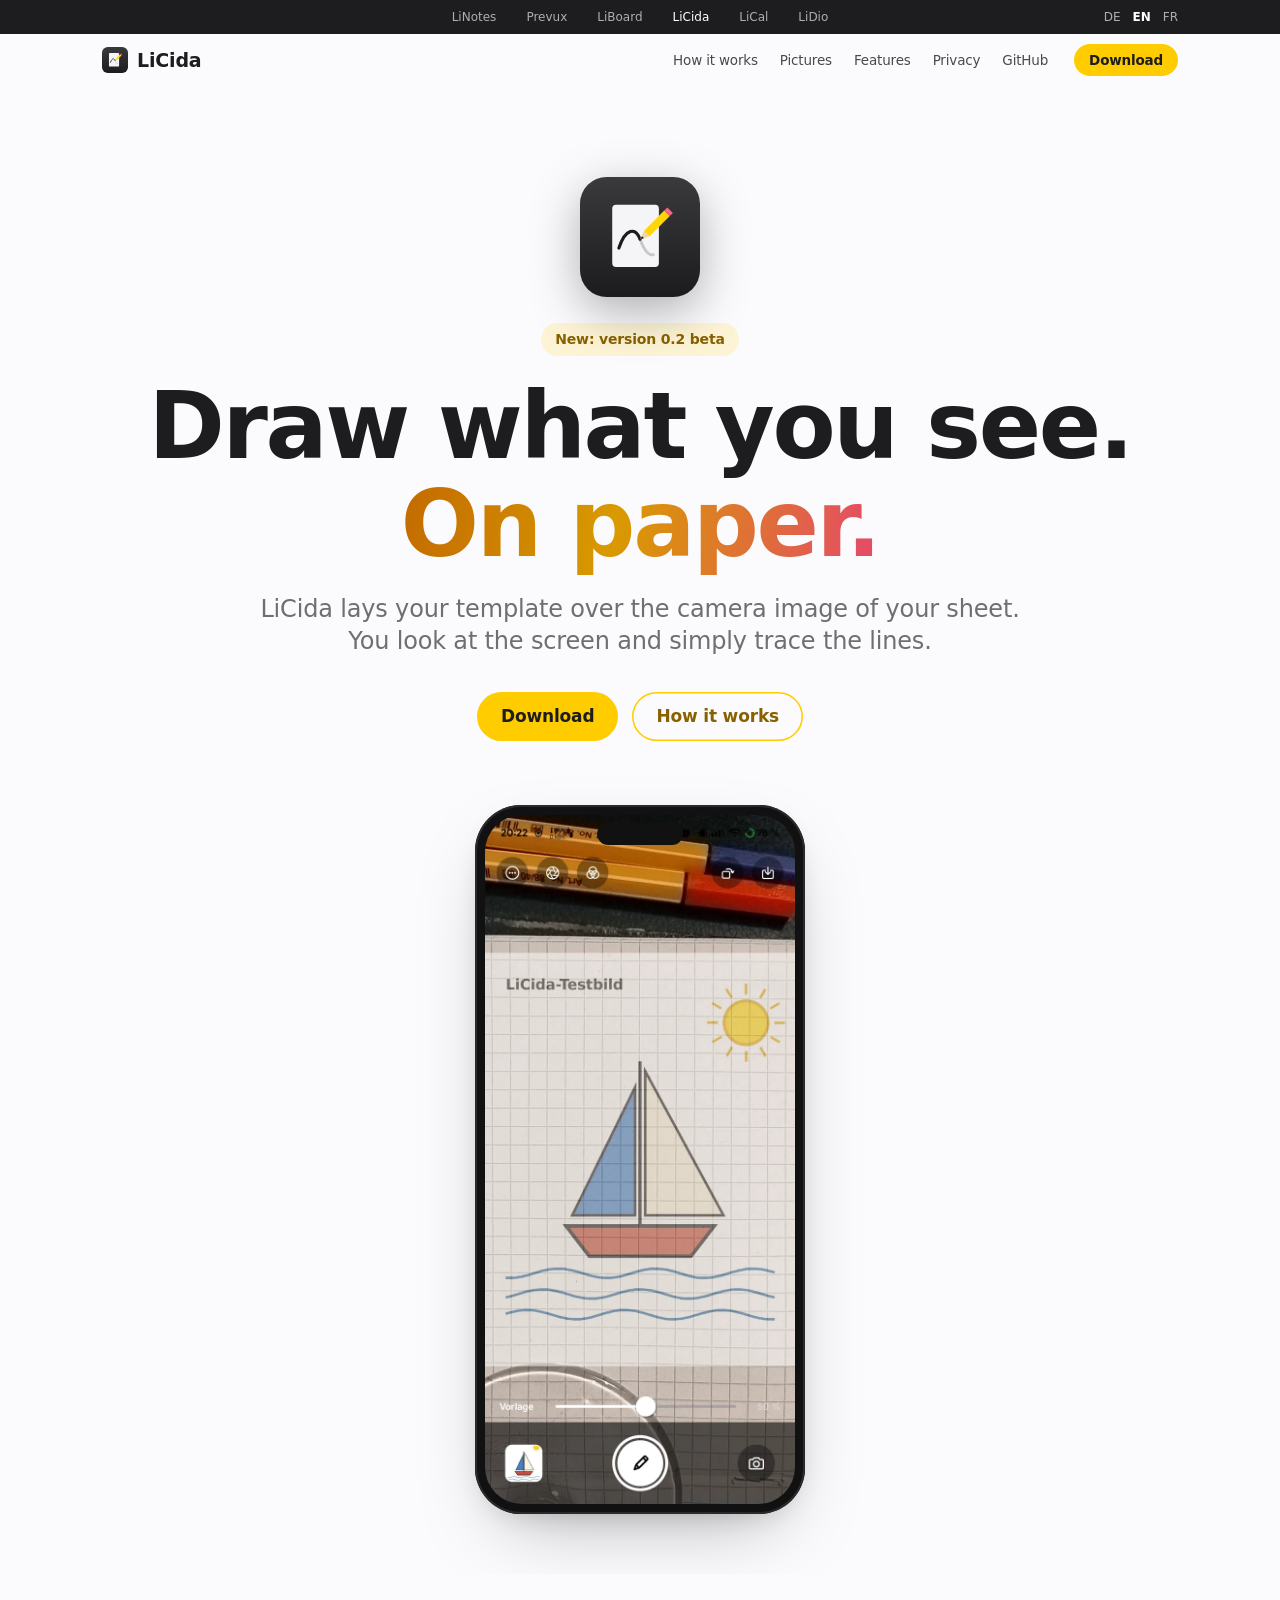
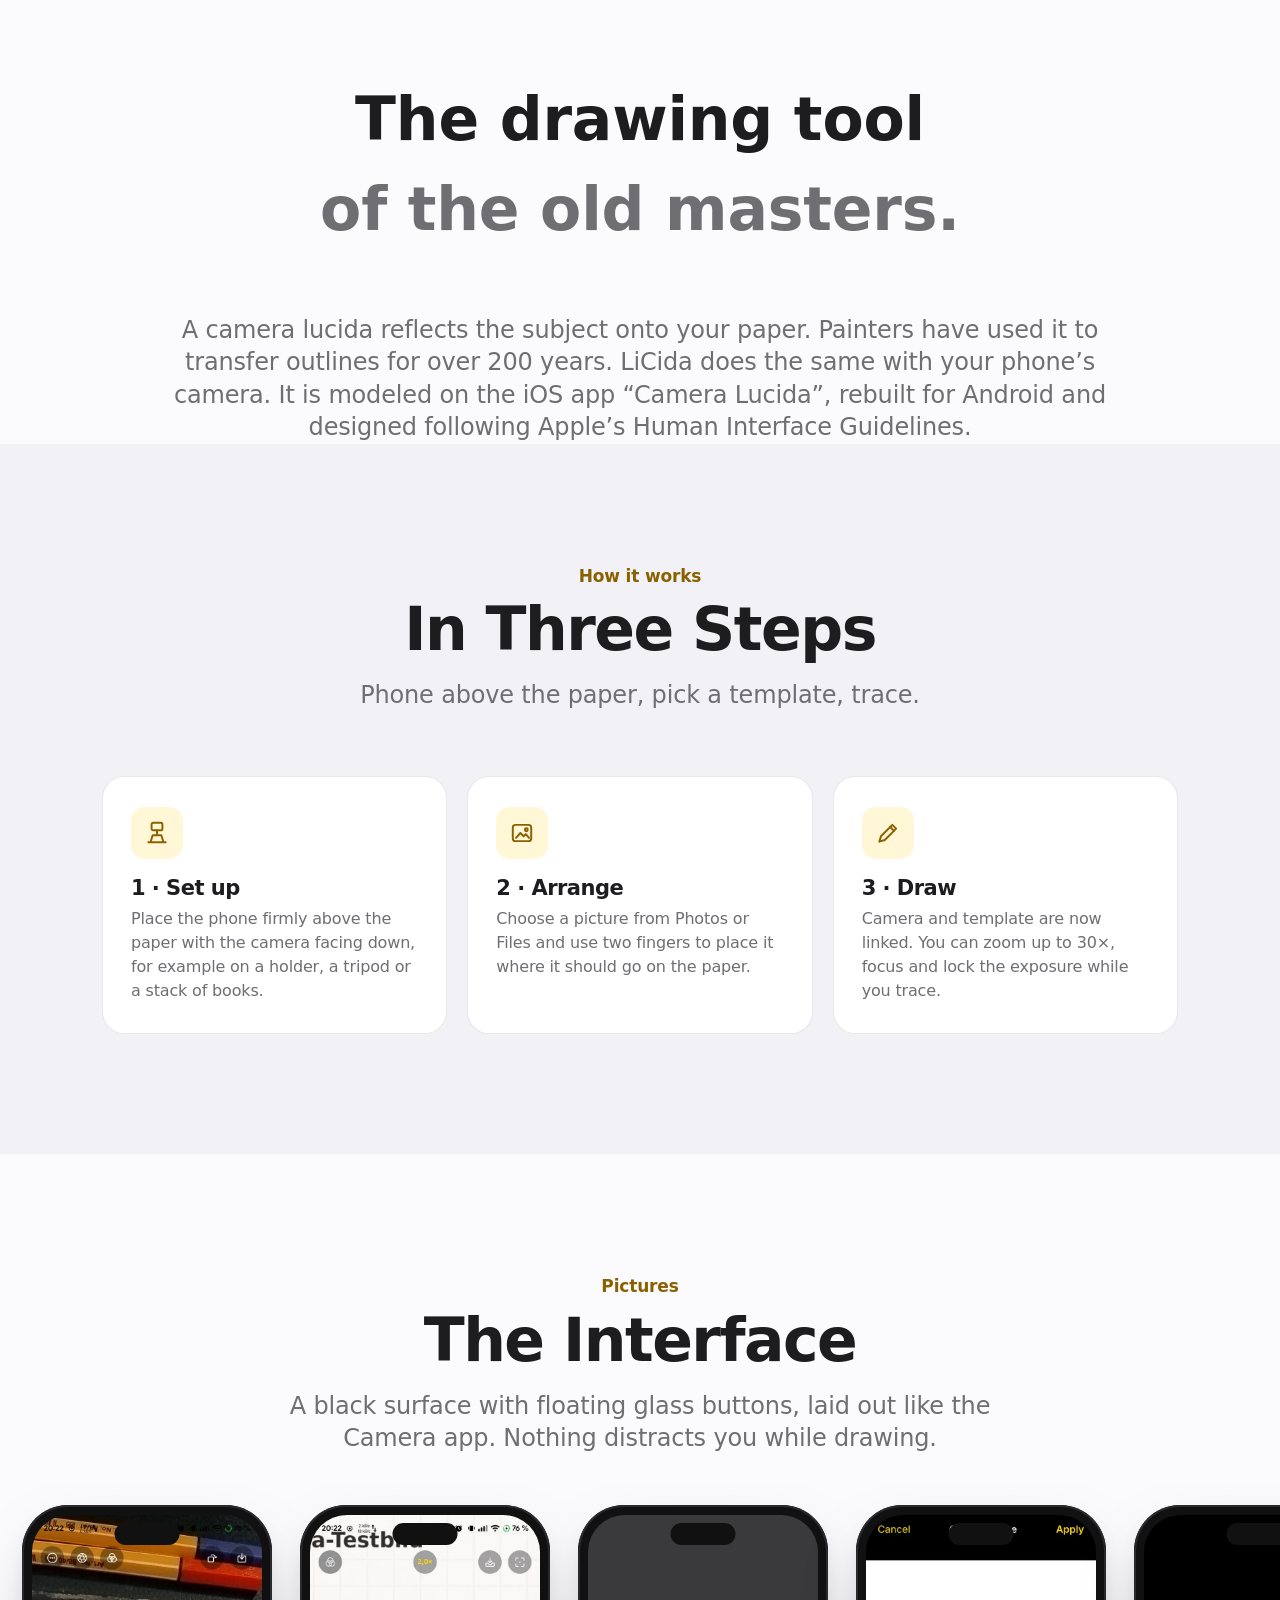
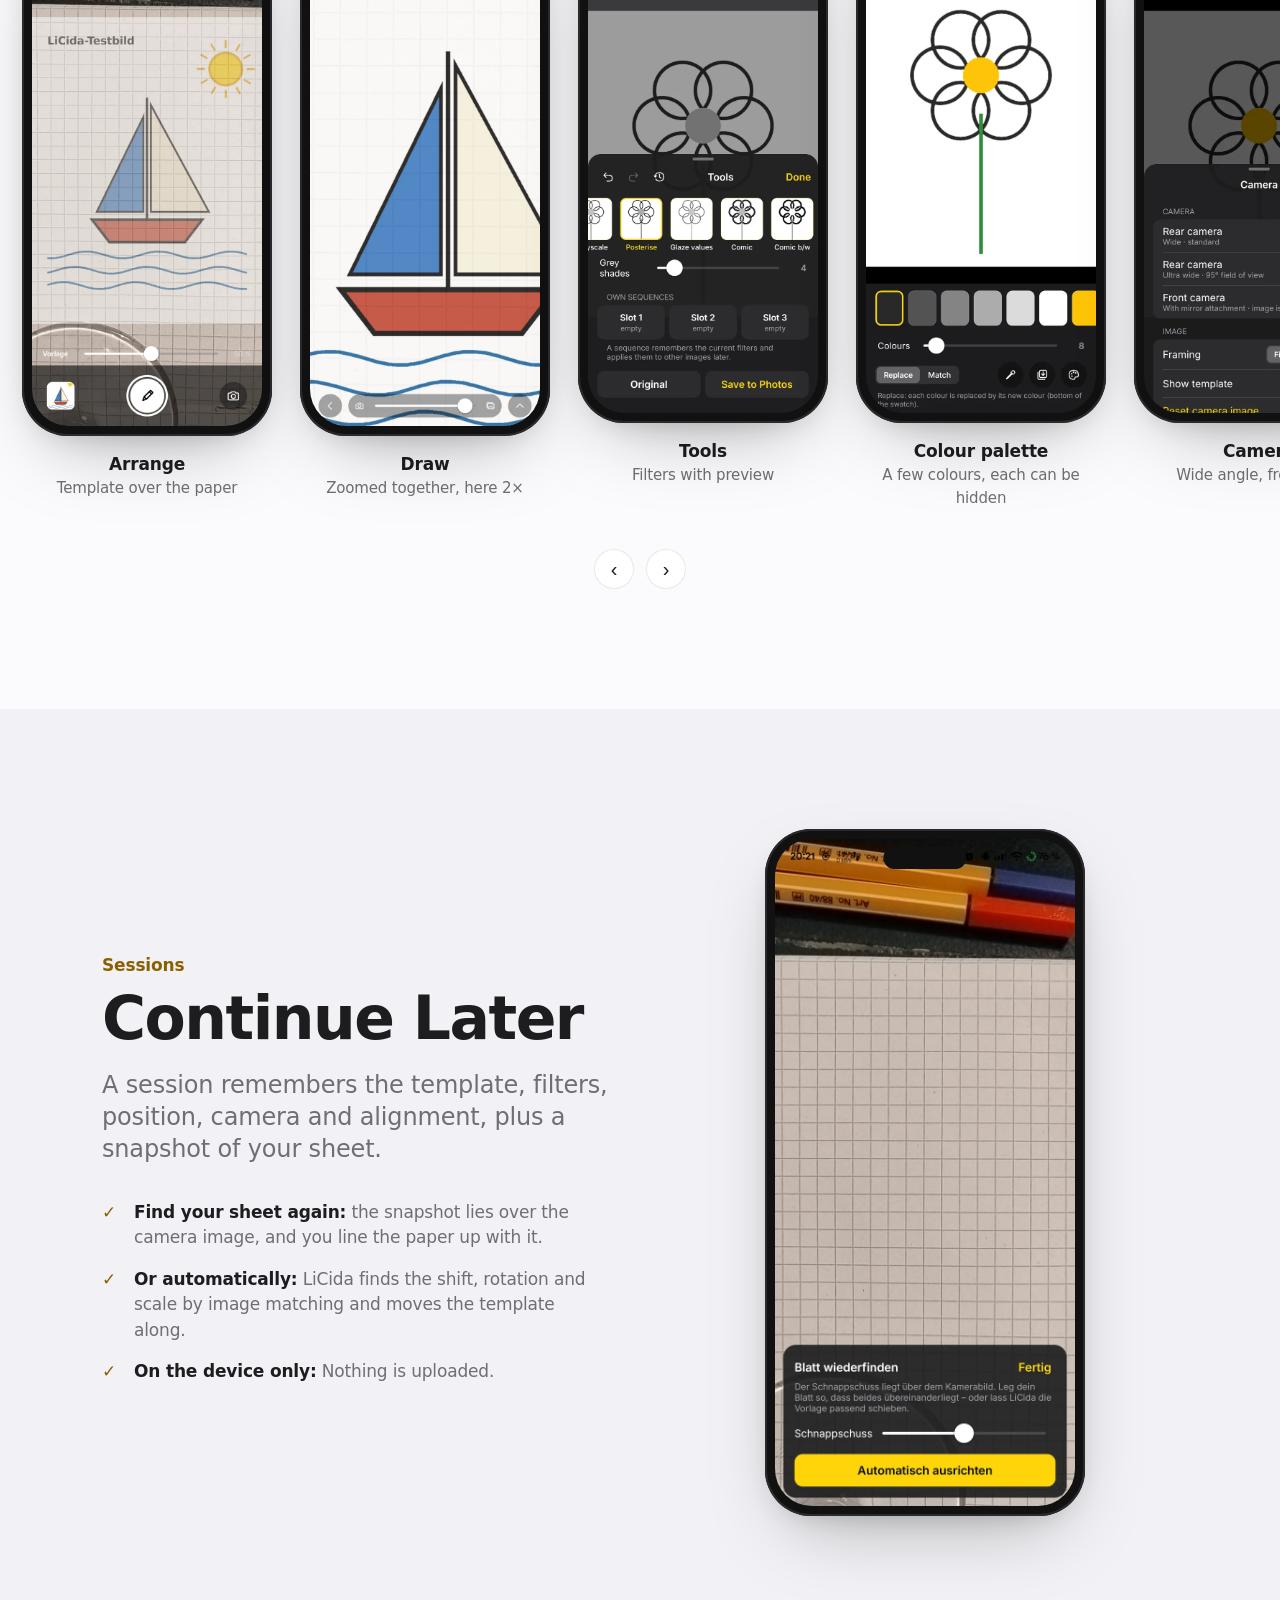
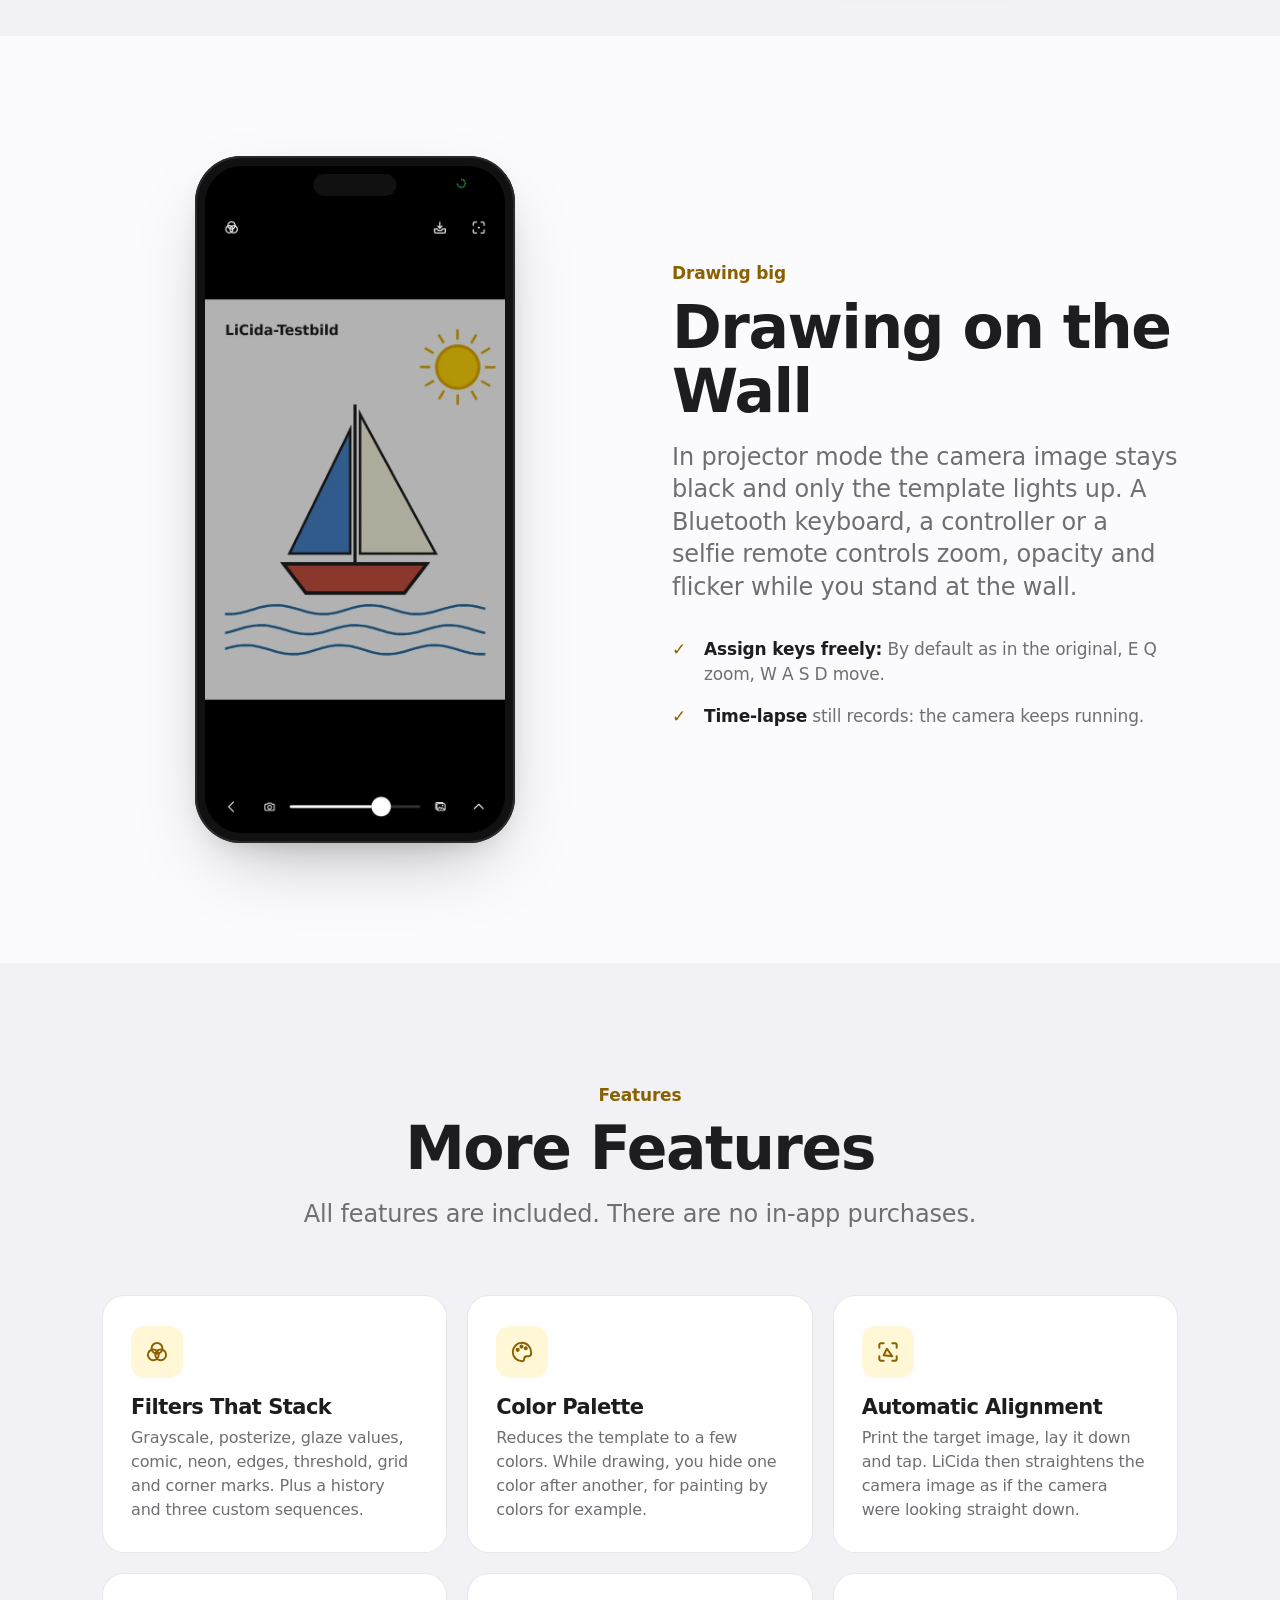
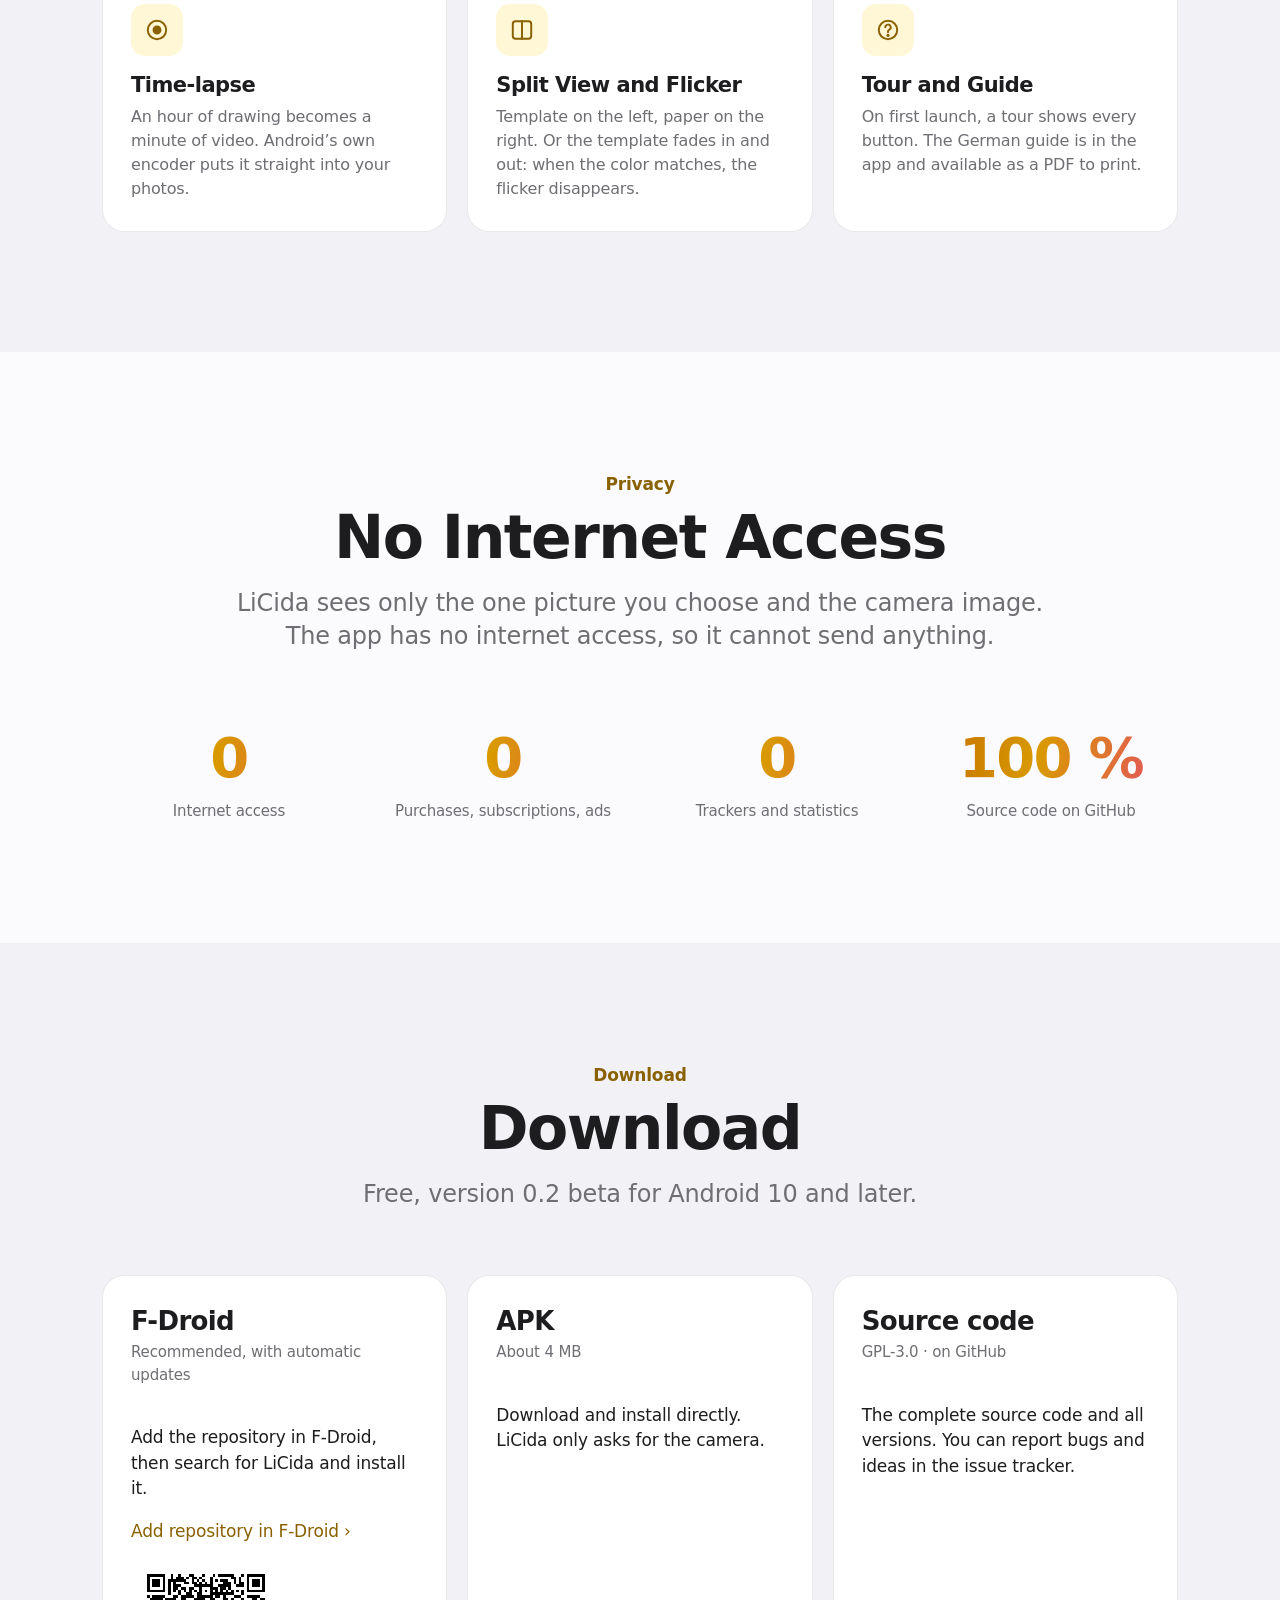
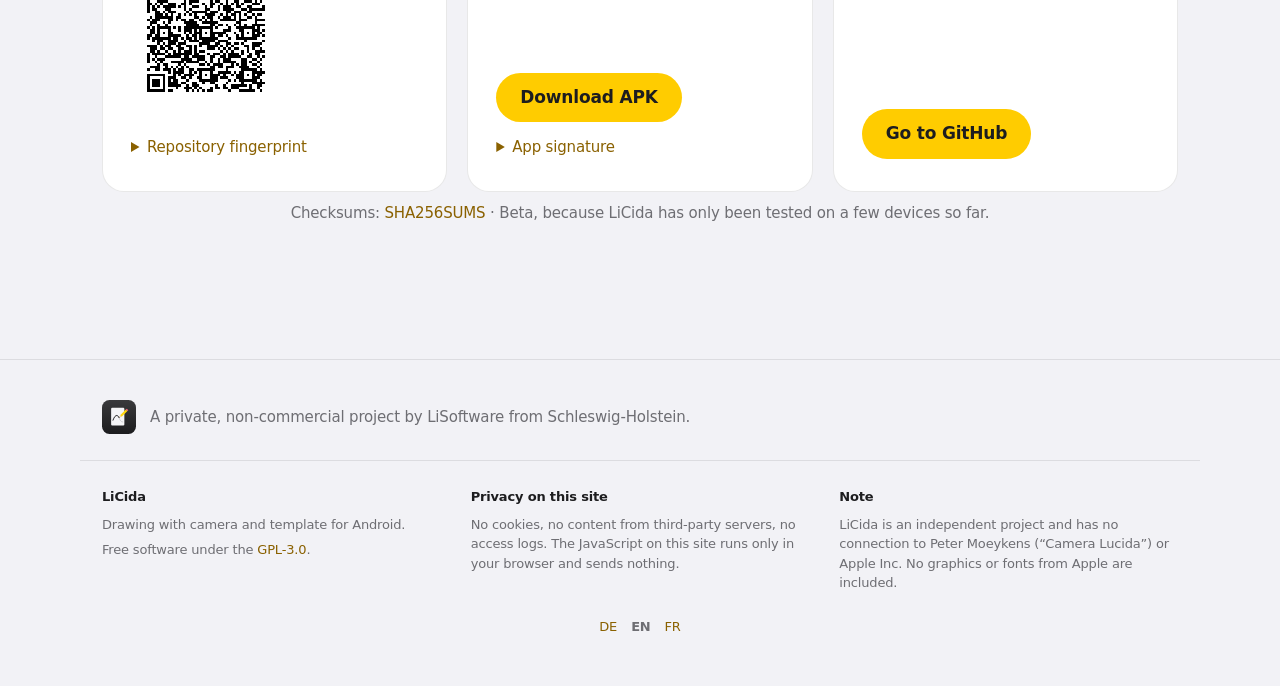
<file: homepage/index.html>
<!doctype html>
<html lang="de">
<head>
<meta charset="utf-8">
<meta name="viewport" content="width=device-width, initial-scale=1, viewport-fit=cover">
<title>LiCida – Zeichnen mit Kamera und Vorlage</title>
<meta name="description" content="LiCida legt deine Vorlage über das Kamerabild deines Papiers, und du ziehst die Linien nach. Für Android, gestaltet nach Apples Richtlinien. Die App hat keinen Internetzugang und keine Käufe.">
<link rel="icon" href="licida.svg" type="image/svg+xml">
<link rel="stylesheet" href="site.css">
<!--lang--><link rel="alternate" hreflang="de" href="https://lisoftware.de/licida/"><link rel="alternate" hreflang="en" href="https://lisoftware.de/licida/en/"><link rel="alternate" hreflang="fr" href="https://lisoftware.de/licida/fr/">
<style>
.apps .wrap { position: relative; }
.lang-switch { position: absolute; right: 22px; display: flex; gap: 12px; }
.lang-switch a[aria-current], .lang-foot a[aria-current] { color: #fff; opacity: 1; font-weight: 600; }
.lang-foot { display: flex; gap: 14px; justify-content: center; padding-top: 18px; font-size: 13px; }
.lang-foot a[aria-current] { color: inherit; }
@media (max-width: 900px) { .lang-switch { display: none; } }
</style>
<script>
(function () {
  try {
    if (document.referrer.indexOf(location.origin) === 0) return;
    var l = ((navigator.languages && navigator.languages[0]) || navigator.language || "").slice(0, 2).toLowerCase();
    if (l === "de") return;
    location.replace((l === "fr" ? "fr/" : "en/") + location.pathname.split("/").pop() + location.hash);
  } catch (e) {}
})();
</script><!--/lang-->
</head>
<body>

<div class="apps">
  <div class="wrap">
    <a href="https://lisoftware.de/linotes/">LiNotes</a>
    <a href="https://lisoftware.de/prevux/">Prevux</a>
    <a href="https://lisoftware.de/liboard/">LiBoard</a>
    <a href="https://lisoftware.de/licida/" aria-current="page">LiCida</a>
    <a href="https://lisoftware.de/lical/">LiCal</a>
    <a href="https://lisoftware.de/lidio/">LiDio</a>
  <!--lang--><span class="lang-switch"><a href="./" hreflang="de" lang="de" aria-current="true">DE</a><a href="en/" hreflang="en" lang="en">EN</a><a href="fr/" hreflang="fr" lang="fr">FR</a></span><!--/lang-->
  </div>
</div>

<header class="nav">
  <div class="wrap">
    <a class="brand" href="#"><img src="licida.svg" alt="">LiCida</a>
    <nav class="links">
      <a href="#so-gehts">So geht's</a>
      <a href="#bilder">Bilder</a>
      <a href="#funktionen">Funktionen</a>
      <a href="#datenschutz">Datenschutz</a>
      <a href="https://github.com/veritasX1/LiCida">GitHub</a>
    </nav>
    <a class="btn small cta" href="#laden">Laden</a>
  </div>
</header>

<main>

<!-- HERO -->
<section class="hero">
  <div class="wrap">
    <img class="app-icon reveal" src="licida.svg" alt="LiCida-Symbol" width="120" height="120">
    <span class="badge reveal">Neu: Version 0.2 Beta</span>
    <h1 class="display reveal d1">Zeichnen, was du siehst.<br><span class="gradient-text">Auf Papier.</span></h1>
    <p class="lead reveal d2">LiCida legt deine Vorlage über das Kamerabild deines Blatts.<br>Du schaust auf den Bildschirm und ziehst die Linien einfach nach.</p>
    <div class="actions reveal d3">
      <a class="btn" href="#laden">Laden</a>
      <a class="btn ghost" href="#so-gehts">So geht's</a>
    </div>
    <div class="solo-phone reveal">
      <div class="phone"><img src="img/einrichten.webp" alt="LiCida beim Einrichten: ein Segelboot als Vorlage liegt halb durchsichtig über dem Kamerabild von kariertem Papier" width="640" height="1422"></div>
    </div>
  </div>
</section>

<section class="wrap center" style="padding-top: 40px; max-width: 1000px">
  <p class="headline reveal">Das Zeichengerät<br><span style="color: var(--muted)">der alten Meister.</span></p>
  <p class="lead reveal d1">Eine Camera lucida spiegelt das Motiv auf dein Papier. Maler übertragen damit seit über 200 Jahren Umrisse. LiCida macht dasselbe mit der Kamera deines Handys. Vorbild ist die iOS-App „Camera Lucida“, neu gebaut für Android und gestaltet nach Apples Human Interface Guidelines.</p>
</section>

<!-- HOW -->
<section id="so-gehts" class="alt">
  <div class="wrap">
    <div class="section-head reveal">
      <p class="eyebrow">So geht's</p>
      <h2 class="headline">In drei Schritten</h2>
      <p class="lead">Handy über das Papier, Vorlage wählen, nachzeichnen.</p>
    </div>
    <div class="tiles">
      <div class="tile reveal"><div class="icon"><svg viewBox="0 0 24 24" fill="none" stroke="currentColor" stroke-width="1.8" stroke-linecap="round" stroke-linejoin="round"><rect x="7" y="2.5" width="10" height="7" rx="1.5"/><path d="M12 9.5V14M4 20.5h16M6 20.5l2-6.5h8l2 6.5"/></svg></div><h3>1 · Aufbauen</h3><p>Stell das Handy mit der Kamera nach unten fest über das Papier, etwa auf einen Halter, ein Stativ oder einen Stapel Bücher.</p></div>
      <div class="tile reveal d1"><div class="icon"><svg viewBox="0 0 24 24" fill="none" stroke="currentColor" stroke-width="1.8" stroke-linecap="round" stroke-linejoin="round"><rect x="3.5" y="4.5" width="17" height="15" rx="2.5"/><path d="M6.5 16.5l4-4.5 3 3 2-2 3 3.5"/><circle cx="16" cy="9" r="1.3"/></svg></div><h3>2 · Einrichten</h3><p>Ein Bild aus Fotos oder Dateien wählen und mit zwei Fingern so legen, wie es aufs Papier soll.</p></div>
      <div class="tile reveal d2"><div class="icon"><svg viewBox="0 0 24 24" fill="none" stroke="currentColor" stroke-width="1.8" stroke-linecap="round" stroke-linejoin="round"><path d="M4 20l1.5-5L16 4.5l3.5 3.5L9 18.5z"/><path d="M14 6.5l3.5 3.5"/></svg></div><h3>3 · Zeichnen</h3><p>Kamera und Vorlage sind jetzt gekoppelt. Du kannst bis 30× zoomen, scharfstellen und die Belichtung sperren, während du nachzeichnest.</p></div>
    </div>
  </div>
</section>

<!-- SCREENS -->
<section id="bilder">
  <div class="wrap section-head reveal" style="margin-bottom: 30px">
    <p class="eyebrow">Bilder</p>
    <h2 class="headline">Die Oberfläche</h2>
    <p class="lead">Eine schwarze Fläche mit schwebenden Glasknöpfen, aufgebaut wie die Kamera-App. Beim Zeichnen lenkt nichts ab.</p>
  </div>
  <div class="carousel" id="pages">
    <figure><div class="phone"><img src="img/einrichten.webp" alt="" loading="lazy"></div><figcaption>Einrichten<span>Vorlage über dem Papier</span></figcaption></figure>
    <figure><div class="phone"><img src="img/zeichnen.webp" alt="" loading="lazy"></div><figcaption>Zeichnen<span>Gekoppelt gezoomt, hier 2×</span></figcaption></figure>
    <figure><div class="phone"><img src="img/werkzeuge.webp" alt="" loading="lazy"></div><figcaption>Werkzeuge<span>Filter mit Vorschau</span></figcaption></figure>
    <figure><div class="phone"><img src="img/palette.webp" alt="" loading="lazy"></div><figcaption>Farbpalette<span>Wenige Farben, einzeln ausblendbar</span></figcaption></figure>
    <figure><div class="phone"><img src="img/kamera.webp" alt="" loading="lazy"></div><figcaption>Kamera<span>Weitwinkel, Front, USB</span></figcaption></figure>
    <figure><div class="phone"><img src="img/korrektur.webp" alt="" loading="lazy"></div><figcaption>Ausrichten<span>Automatisch mit Zielbild</span></figcaption></figure>
    <figure><div class="phone"><img src="img/mehr.webp" alt="" loading="lazy"></div><figcaption>Beim Zeichnen<span>Lampe, Teiler, Flimmern</span></figcaption></figure>
    <figure><div class="phone"><img src="img/einstellungen.webp" alt="" loading="lazy"></div><figcaption>Einstellungen<span>Nach Apples Richtlinien</span></figcaption></figure>
    <figure><div class="phone"><img src="img/rundgang.webp" alt="" loading="lazy"></div><figcaption>Rundgang<span>Beim ersten Start</span></figcaption></figure>
  </div>
  <div class="carousel-nav" data-track="#pages"><button data-dir="-1" aria-label="Zurück">‹</button><button data-dir="1" aria-label="Weiter">›</button></div>
</section>

<!-- SESSIONS -->
<section class="alt">
  <div class="wrap">
    <div class="split">
      <div class="reveal">
        <p class="eyebrow">Sitzungen</p>
        <h2 class="headline">Später weiterzeichnen</h2>
        <p class="lead">Eine Sitzung merkt sich Vorlage, Filter, Lage, Kamera und Ausrichtung, dazu einen Schnappschuss deines Blatts.</p>
        <ul class="checks">
          <li><b>Blatt wiederfinden:</b> Der Schnappschuss liegt über dem Kamerabild, du legst das Papier passend hin.</li>
          <li><b>Oder automatisch:</b> LiCida sucht Verschiebung, Drehung und Größe per Bildabgleich und schiebt die Vorlage mit.</li>
          <li><b>Nur auf dem Gerät:</b> Nichts wird hochgeladen.</li>
        </ul>
      </div>
      <div class="reveal d1" style="max-width: 320px; margin: 0 auto">
        <div class="phone"><img src="img/wiederfinden.webp" alt="„Blatt wiederfinden“: Schnappschuss über dem Kamerabild, darunter „Automatisch ausrichten“" loading="lazy"></div>
      </div>
    </div>
  </div>
</section>

<!-- PROJECTOR -->
<section>
  <div class="wrap">
    <div class="split reverse">
      <div class="reveal">
        <p class="eyebrow">Groß zeichnen</p>
        <h2 class="headline">An der Wand zeichnen</h2>
        <p class="lead">Im Projektor-Modus bleibt das Kamerabild schwarz, nur die Vorlage leuchtet. Eine Bluetooth-Tastatur, ein Controller oder ein Selfie-Auslöser steuern Zoom, Deckkraft und Flimmern, während du an der Wand stehst.</p>
        <ul class="checks">
          <li><b>Tasten frei belegen:</b> Ab Werk wie im Original, E Q zoomen, W A S D schieben.</li>
          <li><b>Zeitraffer</b> filmt trotzdem mit: Die Kamera läuft weiter.</li>
        </ul>
      </div>
      <div class="reveal d1" style="max-width: 320px; margin: 0 auto">
        <div class="phone"><img src="img/projektor.webp" alt="Projektor-Modus: schwarzer Hintergrund, nur die Vorlage ist zu sehen" loading="lazy"></div>
      </div>
    </div>
  </div>
</section>

<!-- TILES -->
<section id="funktionen" class="alt">
  <div class="wrap">
    <div class="section-head reveal">
      <p class="eyebrow">Funktionen</p>
      <h2 class="headline">Weitere Funktionen</h2>
      <p class="lead">Alle Funktionen sind enthalten. Es gibt keine Käufe in der App.</p>
    </div>
    <div class="tiles">
      <div class="tile reveal"><div class="icon"><svg viewBox="0 0 24 24" fill="none" stroke="currentColor" stroke-width="1.8" stroke-linecap="round" stroke-linejoin="round"><circle cx="12" cy="8.6" r="5"/><circle cx="8.6" cy="14.6" r="5"/><circle cx="15.4" cy="14.6" r="5"/></svg></div><h3>Filter, die aufeinander wirken</h3><p>Graustufen, Tontrennung, Lasurwerte, Comic, Neon, Kanten, Schwellwert, Raster und Eckmarken. Dazu ein Verlauf und drei eigene Folgen.</p></div>
      <div class="tile reveal d1"><div class="icon"><svg viewBox="0 0 24 24" fill="none" stroke="currentColor" stroke-width="1.8" stroke-linecap="round" stroke-linejoin="round"><path d="M12 3.5a8.5 8.5 0 1 0 0 17c1.4 0 2-1 2-2 0-1.4 1.1-2.5 2.5-2.5H18c1.7 0 2.5-1.6 2.5-3.5 0-5-3.8-9-8.5-9z"/><circle cx="8" cy="10" r="1"/><circle cx="11.5" cy="7" r="1"/><circle cx="15.5" cy="8.5" r="1"/></svg></div><h3>Farbpalette</h3><p>Fasst die Vorlage zu wenigen Farben zusammen. Beim Zeichnen blendest du Farbe für Farbe aus, etwa zum Ausmalen nach Farben.</p></div>
      <div class="tile reveal d2"><div class="icon"><svg viewBox="0 0 24 24" fill="none" stroke="currentColor" stroke-width="1.8" stroke-linecap="round" stroke-linejoin="round"><path d="M4 8V5.5A1.5 1.5 0 0 1 5.5 4H8M16 4h2.5A1.5 1.5 0 0 1 20 5.5V8M20 16v2.5a1.5 1.5 0 0 1-1.5 1.5H16M8 20H5.5A1.5 1.5 0 0 1 4 18.5V16"/><path d="M8 15l3-6 5 7z"/></svg></div><h3>Automatisch ausrichten</h3><p>Druck das Zielbild aus, leg es hin und tippe. LiCida entzerrt dann das Kamerabild, als schaue die Kamera senkrecht von oben.</p></div>
      <div class="tile reveal"><div class="icon"><svg viewBox="0 0 24 24" fill="none" stroke="currentColor" stroke-width="1.8" stroke-linecap="round" stroke-linejoin="round"><circle cx="12" cy="12" r="8.5"/><circle cx="12" cy="12" r="3.2" fill="currentColor"/></svg></div><h3>Zeitraffer</h3><p>Aus einer Stunde Zeichnen wird eine Minute Video. Androids eigener Encoder legt es direkt in deine Fotos.</p></div>
      <div class="tile reveal d1"><div class="icon"><svg viewBox="0 0 24 24" fill="none" stroke="currentColor" stroke-width="1.8" stroke-linecap="round" stroke-linejoin="round"><rect x="3.5" y="4" width="17" height="16" rx="2.5"/><path d="M12 4v16"/></svg></div><h3>Geteilte Ansicht und Flimmern</h3><p>Links die Vorlage, rechts das Papier. Oder die Vorlage blendet ein und aus: Stimmt die Farbe, verschwindet das Flimmern.</p></div>
      <div class="tile reveal d2"><div class="icon"><svg viewBox="0 0 24 24" fill="none" stroke="currentColor" stroke-width="1.8" stroke-linecap="round" stroke-linejoin="round"><circle cx="12" cy="12" r="8.5"/><path d="M9.5 9.5a2.5 2.5 0 1 1 3.5 2.3c-.6.3-1 .8-1 1.5v.7"/><circle cx="12" cy="17" r=".6" fill="currentColor"/></svg></div><h3>Rundgang und Anleitung</h3><p>Beim ersten Start zeigt ein Rundgang jeden Knopf. Die deutsche Anleitung steht in der App und als PDF zum Ausdrucken bereit.</p></div>
    </div>
  </div>
</section>

<!-- PRIVACY -->
<section id="datenschutz">
  <div class="wrap">
    <div class="section-head reveal">
      <p class="eyebrow">Datenschutz</p>
      <h2 class="headline">Ohne Internetzugang</h2>
      <p class="lead">LiCida sieht nur das eine Bild, das du auswählst, und das Kamerabild. Die App hat keinen Internetzugang und kann deshalb nichts senden.</p>
    </div>
    <div class="facts">
      <div class="reveal"><div class="num gradient-text">0</div><div class="lbl">Internetzugang</div></div>
      <div class="reveal d1"><div class="num gradient-text">0</div><div class="lbl">Käufe, Abos, Werbung</div></div>
      <div class="reveal d2"><div class="num gradient-text">0</div><div class="lbl">Tracker und Statistik</div></div>
      <div class="reveal d3"><div class="num gradient-text">100 %</div><div class="lbl">Quelltext auf GitHub</div></div>
    </div>
  </div>
</section>

<!-- DOWNLOAD -->
<section id="laden" class="alt">
  <div class="wrap">
    <div class="section-head reveal">
      <p class="eyebrow">Laden</p>
      <h2 class="headline">Herunterladen</h2>
      <p class="lead">Kostenlos, Version 0.2 Beta für Android 10 und neuer.</p>
    </div>
    <div class="downloads">
      <div class="download reveal">
        <h3>F-Droid</h3>
        <div class="meta">Empfohlen, mit automatischen Updates</div>
        <div class="grow">
          <p>Paketquelle in F-Droid hinzufügen, dann LiCida suchen und installieren.</p>
          <a href="fdroidrepos://volkskamera.goip.de/fdroid/repo?fingerprint=8DA9DEF44C65856A1B098DB7BF876D48514997EF17C7256E23E91EAC6C486500">Quelle in F-Droid hinzufügen ›</a>
          <img class="qr" src="fdroid-qr.svg" alt="QR-Code der F-Droid-Paketquelle">
        </div>
        <details><summary>Fingerabdruck der Paketquelle</summary>
          <p><code style="word-break: break-all">8DA9DEF44C65856A1B098DB7BF876D48514997EF17C7256E23E91EAC6C486500</code></p>
        </details>
      </div>
      <div class="download reveal d1">
        <h3>APK</h3>
        <div class="meta">Rund 4 MB</div>
        <div class="grow">
          <p>Direkt herunterladen und installieren. LiCida fragt nur nach der Kamera.</p>
        </div>
        <a class="btn" href="download/LiCida-0.2b.apk">APK laden</a>
        <details><summary>App-Signatur</summary>
          <p>SHA-256: <code style="word-break: break-all">7aca15dc655f1581b554f0a2c93cf8eae271330d5c2684dca47a1a26e45da75d</code></p>
        </details>
      </div>
      <div class="download reveal d2">
        <h3>Quelltext</h3>
        <div class="meta">GPL-3.0 · auf GitHub</div>
        <div class="grow">
          <p>Der vollständige Quelltext und alle Versionen. Fehler und Ideen kannst du im Issue-Tracker melden.</p>
        </div>
        <a class="btn" href="https://github.com/veritasX1/LiCida">Zu GitHub</a>
      </div>
    </div>
    <p class="center" style="margin-top: 10px; color: var(--muted); font-size: 15px">Prüfsummen: <a href="download/SHA256SUMS">SHA256SUMS</a> · Beta, weil LiCida bisher nur auf wenigen Geräten getestet ist.</p>
  </div>
</section>

</main>

<footer>
  <div class="wrap made">
    <img src="licida.svg" alt="" width="34" height="34">
    <p>Ein privates, nichtkommerzielles Projekt von LiSoftware aus Schleswig-Holstein.</p>
  </div>
  <div class="wrap cols">
    <div>
      <h4>LiCida</h4>
      <p>Zeichnen mit Kamera und Vorlage für Android.</p>
      <p>Freie Software unter der <a href="https://github.com/veritasX1/LiCida/blob/main/LICENSE">GPL-3.0</a>.</p>
    </div>
    <div>
      <h4>Datenschutz dieser Seite</h4>
      <p>Keine Cookies, keine Inhalte von fremden Servern, keine Zugriffsprotokolle. Das JavaScript dieser Seite läuft nur in deinem Browser und sendet nichts.</p>
    </div>
    <div>
      <h4>Hinweis</h4>
      <p>LiCida ist ein unabhängiges Projekt und steht in keiner Verbindung zu Peter Moeykens („Camera Lucida“) oder Apple Inc. Es werden keine Grafiken oder Schriften von Apple mitgeliefert.</p>
    </div>
  </div>
<!--lang--><div class="wrap lang-foot"><a href="./" hreflang="de" lang="de" aria-current="true">DE</a><a href="en/" hreflang="en" lang="en">EN</a><a href="fr/" hreflang="fr" lang="fr">FR</a></div><!--/lang-->
</footer>

<script src="site.js"></script>
</body>
</html>
</file>
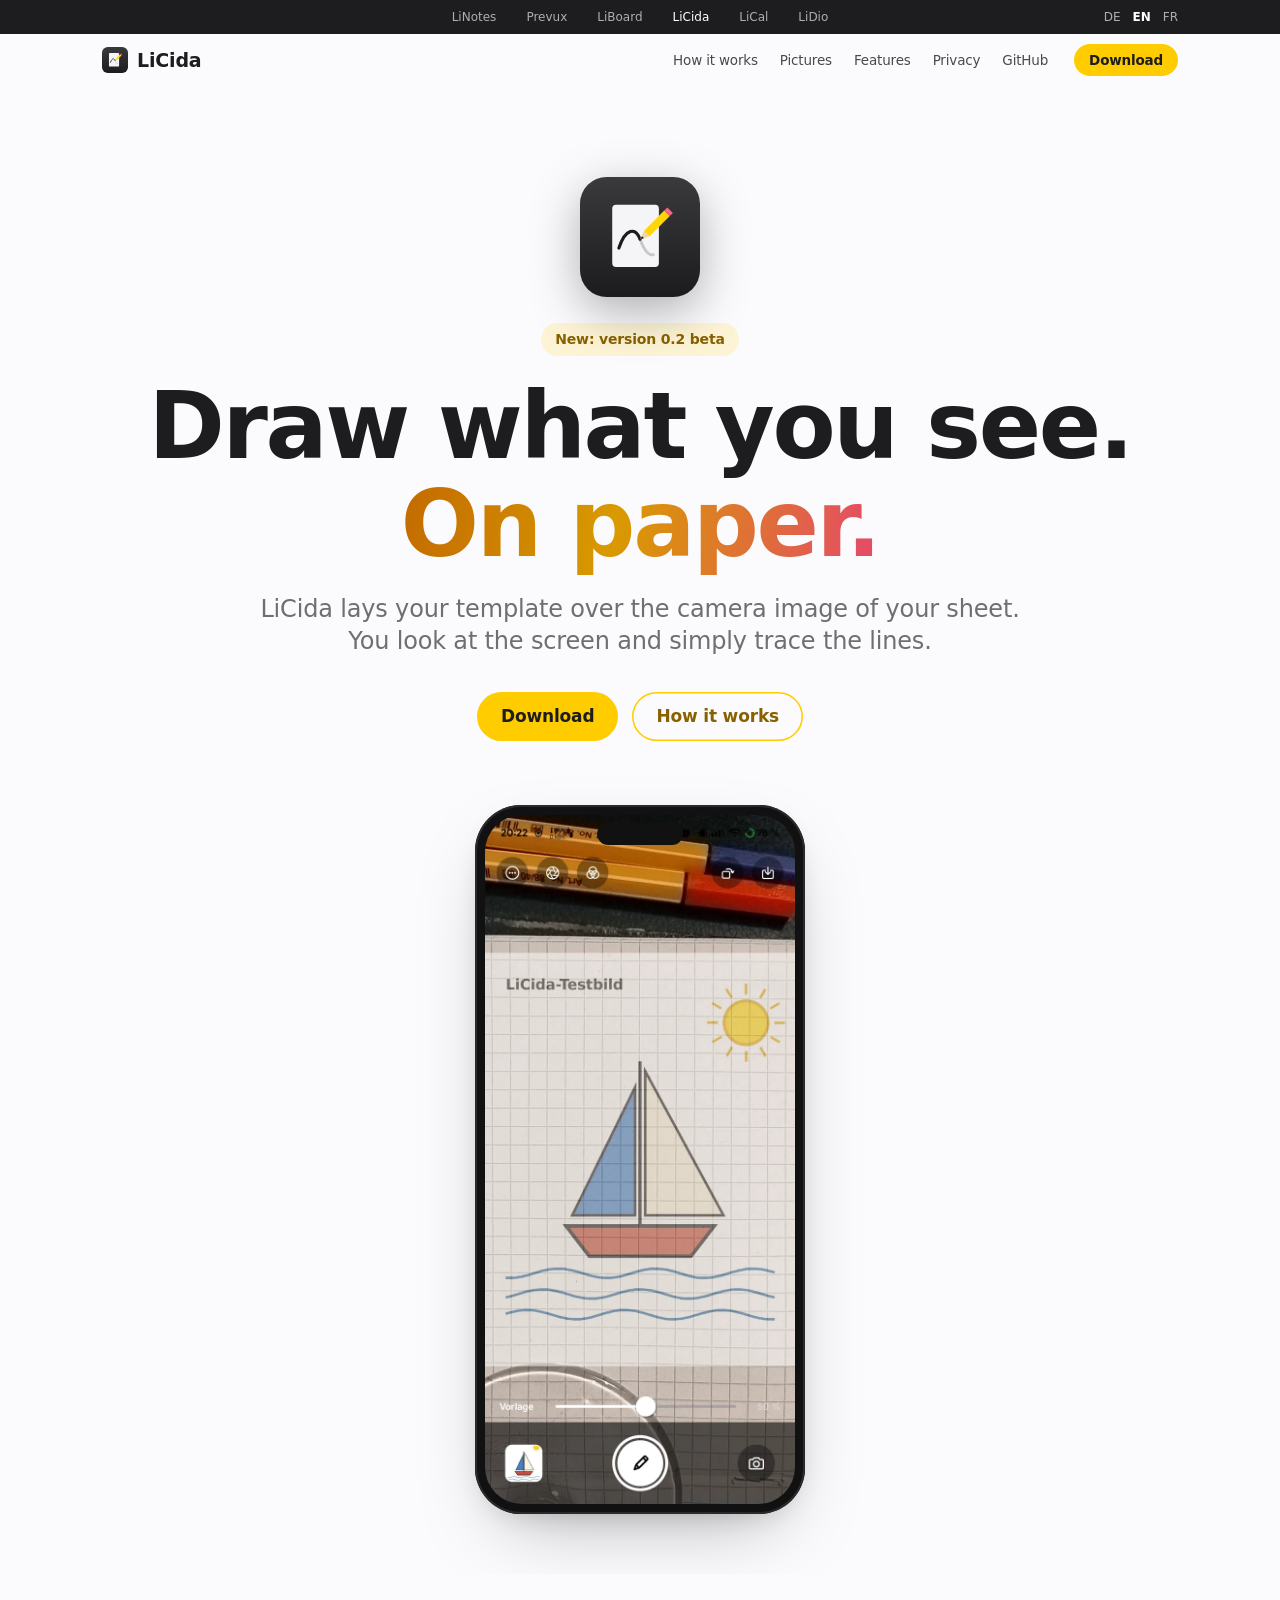
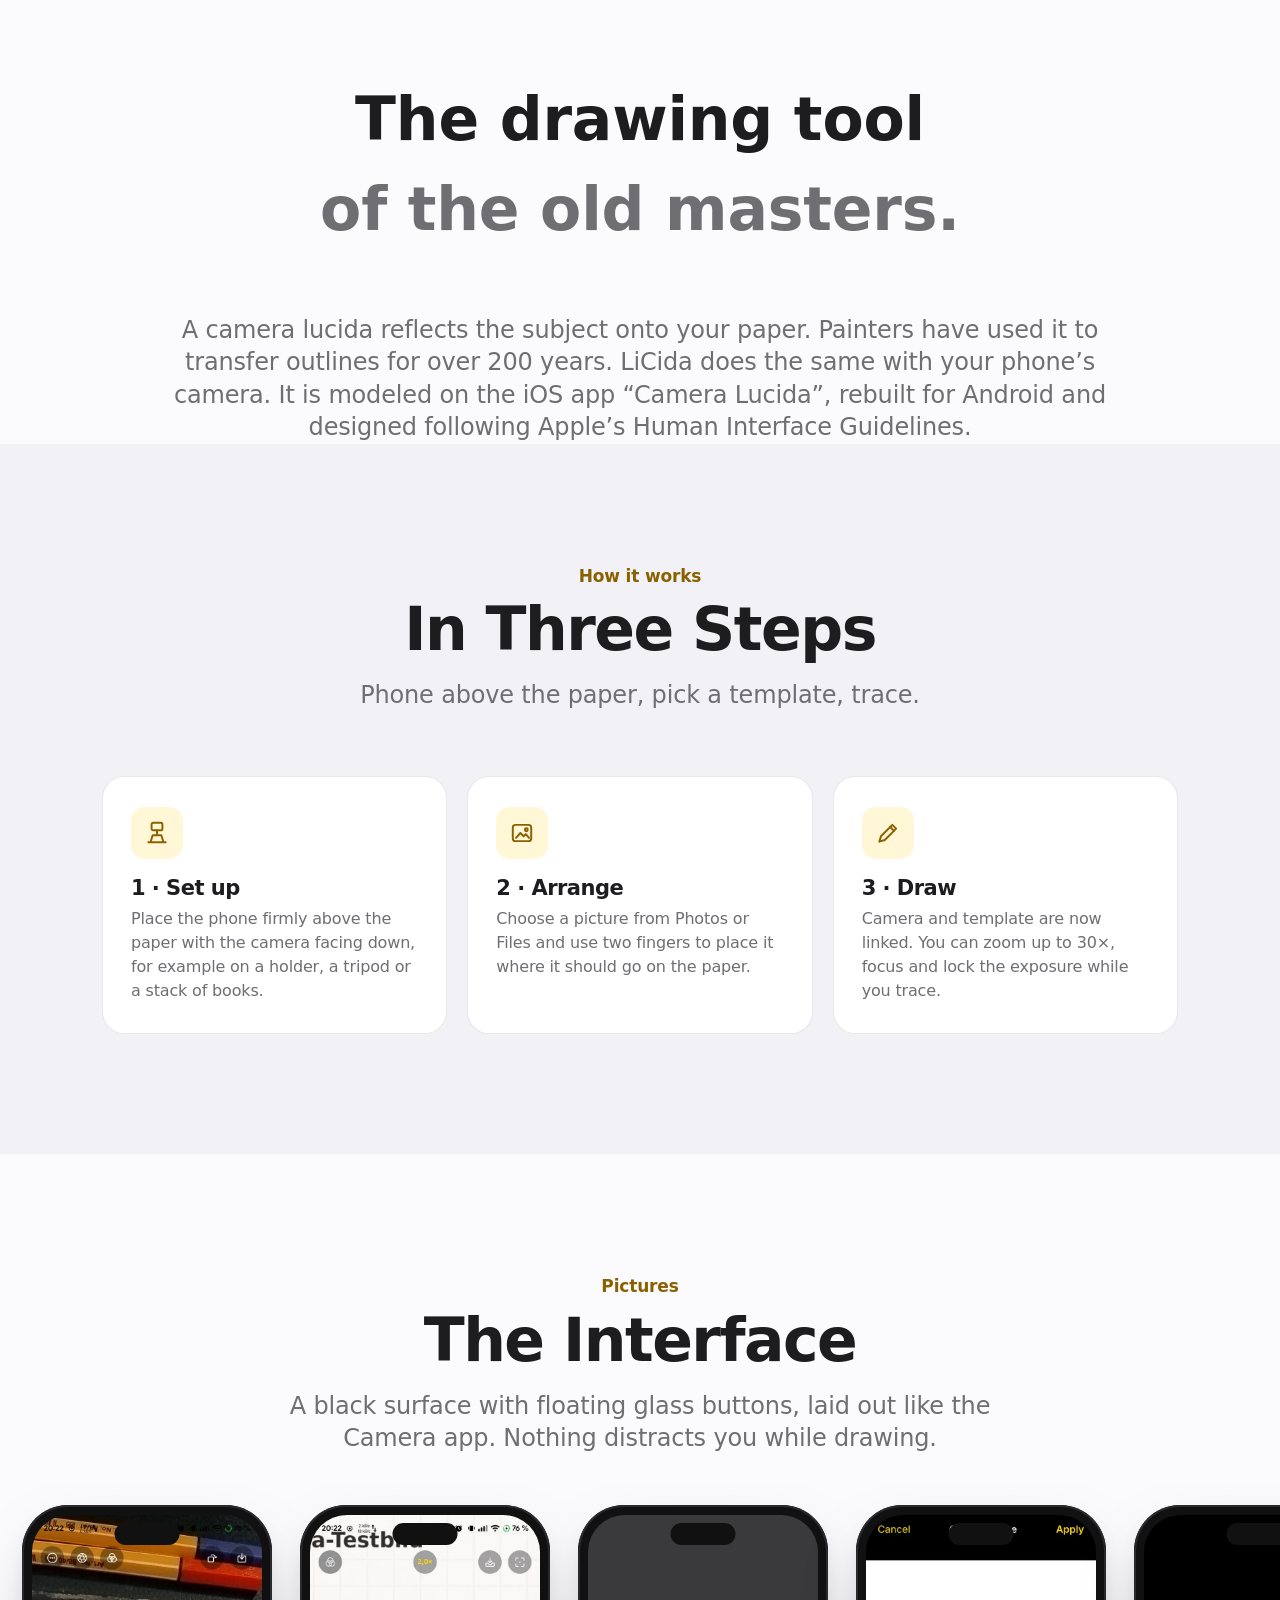
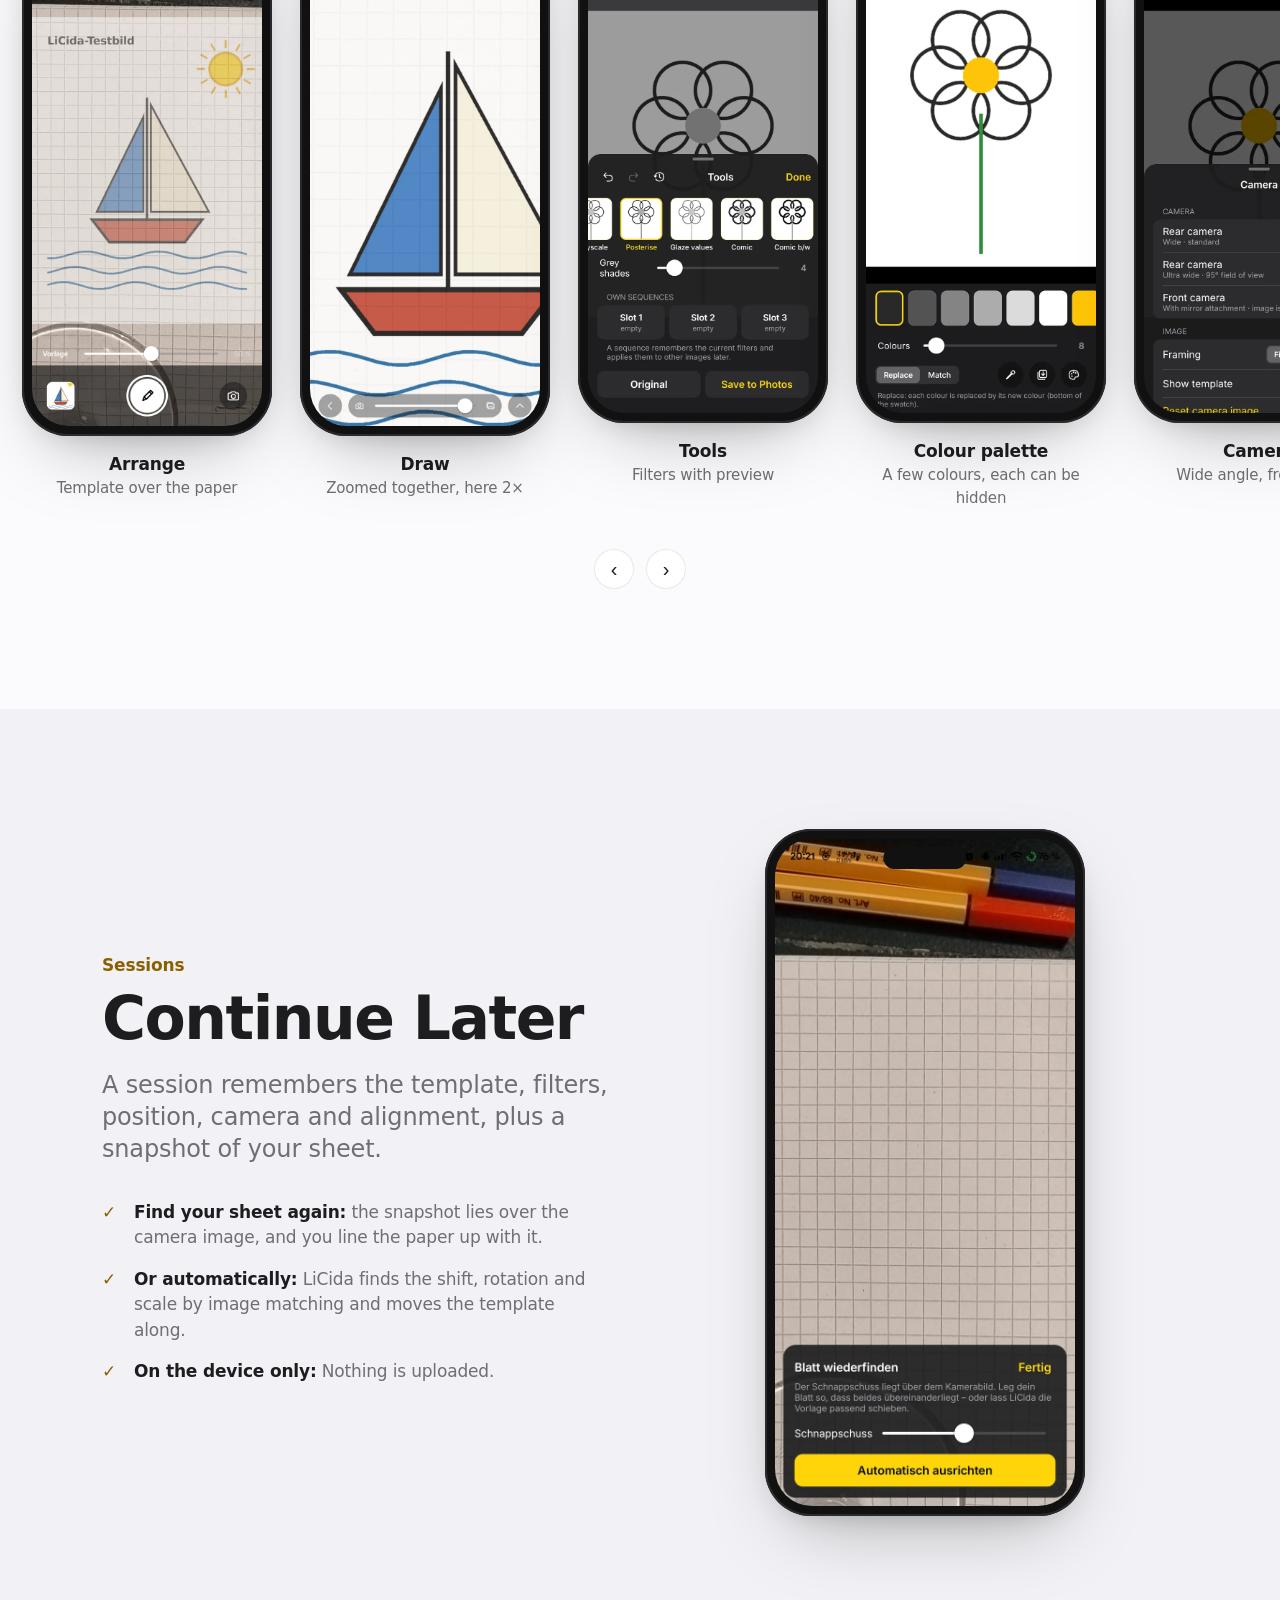
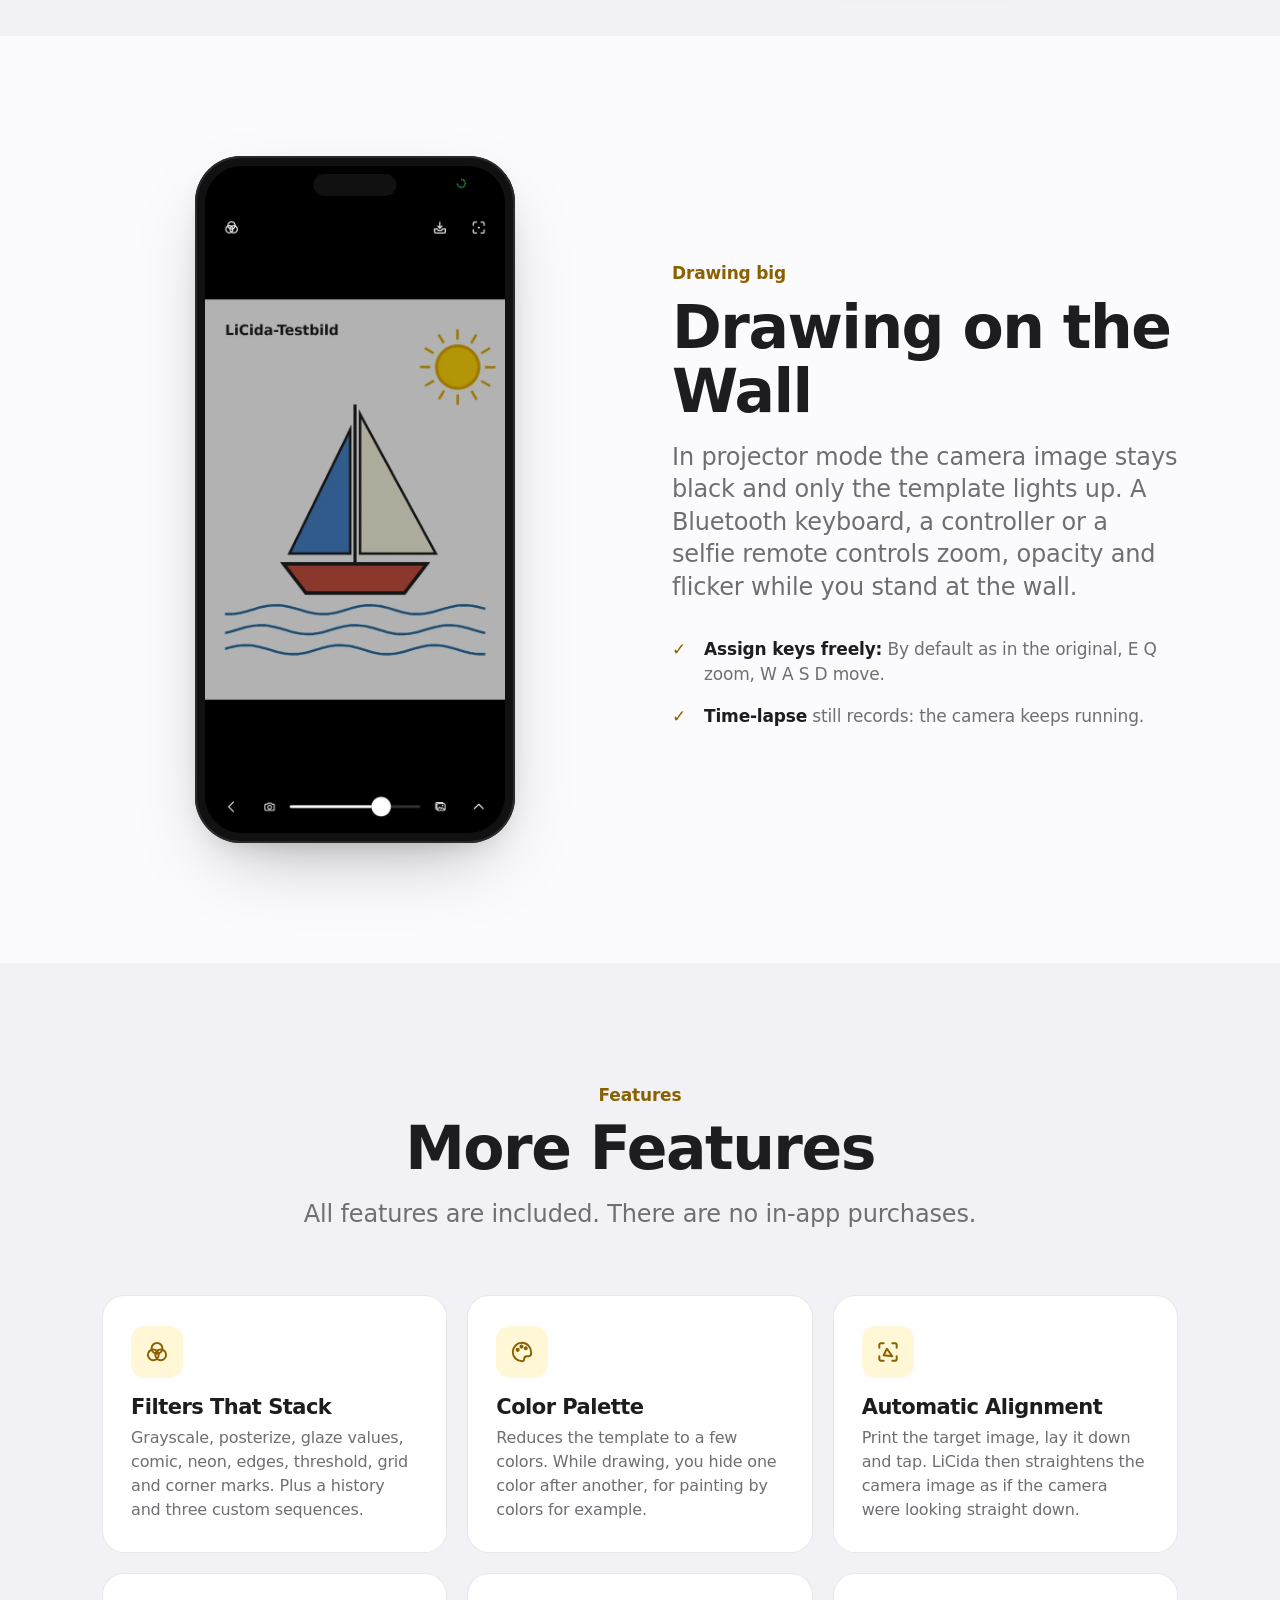
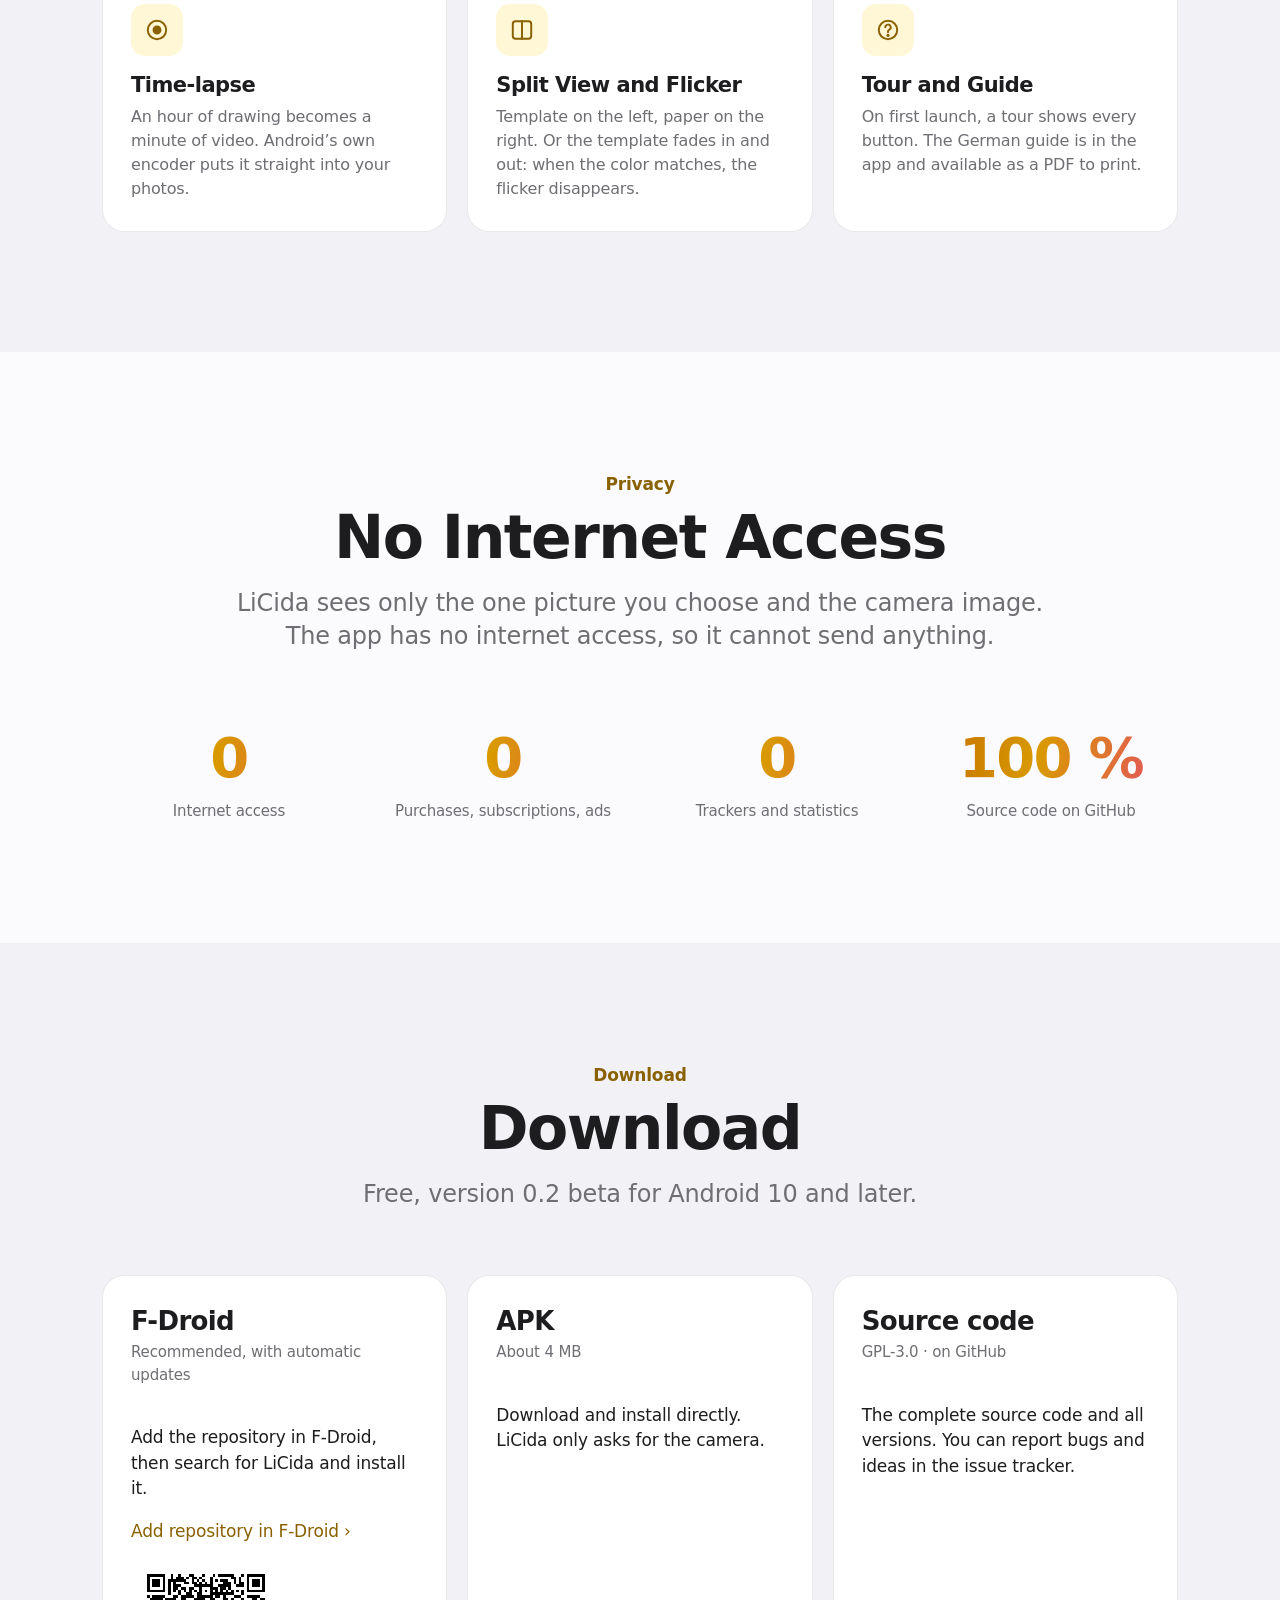
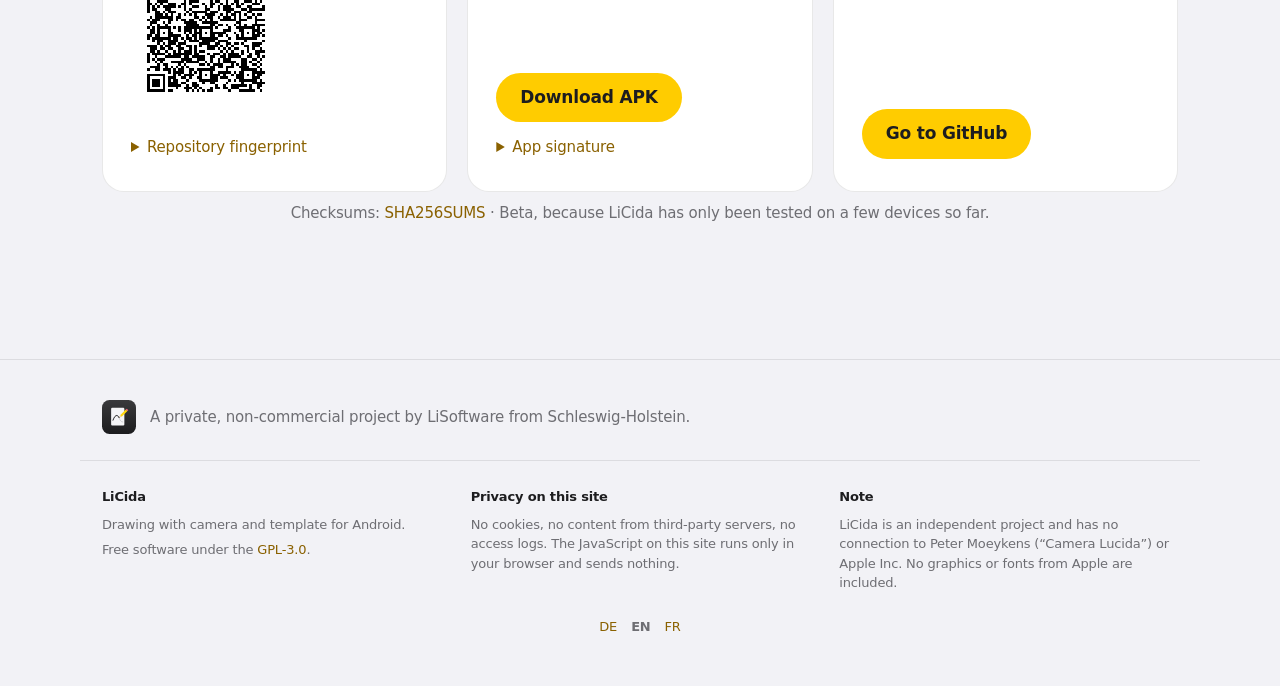
<file: homepage/en/index.html>
<!doctype html>
<html lang="en">
<head>
<meta charset="utf-8">
<meta name="viewport" content="width=device-width, initial-scale=1, viewport-fit=cover">
<title>LiCida – Drawing with camera and template</title>
<meta name="description" content="LiCida lays your template over the camera image of your paper, and you trace the lines. For Android, designed following Apple’s guidelines. The app has no internet access and no purchases.">
<link rel="icon" href="../licida.svg" type="image/svg+xml">
<link rel="stylesheet" href="../site.css">
<!--lang--><link rel="alternate" hreflang="de" href="https://lisoftware.de/licida/"><link rel="alternate" hreflang="en" href="https://lisoftware.de/licida/en/"><link rel="alternate" hreflang="fr" href="https://lisoftware.de/licida/fr/">
<style>
.apps .wrap { position: relative; }
.lang-switch { position: absolute; right: 22px; display: flex; gap: 12px; }
.lang-switch a[aria-current], .lang-foot a[aria-current] { color: #fff; opacity: 1; font-weight: 600; }
.lang-foot { display: flex; gap: 14px; justify-content: center; padding-top: 18px; font-size: 13px; }
.lang-foot a[aria-current] { color: inherit; }
@media (max-width: 900px) { .lang-switch { display: none; } }
</style><!--/lang-->
</head>
<body>

<div class="apps">
  <div class="wrap">
    <a href="https://lisoftware.de/linotes/">LiNotes</a>
    <a href="https://lisoftware.de/prevux/">Prevux</a>
    <a href="https://lisoftware.de/liboard/">LiBoard</a>
    <a href="https://lisoftware.de/licida/" aria-current="page">LiCida</a>
    <a href="https://lisoftware.de/lical/">LiCal</a>
    <a href="https://lisoftware.de/lidio/">LiDio</a>
  <!--lang--><span class="lang-switch"><a href="../" hreflang="de" lang="de">DE</a><a href="./" hreflang="en" lang="en" aria-current="true">EN</a><a href="../fr/" hreflang="fr" lang="fr">FR</a></span><!--/lang-->
  </div>
</div>

<header class="nav">
  <div class="wrap">
    <a class="brand" href="#"><img src="../licida.svg" alt="">LiCida</a>
    <nav class="links">
      <a href="#so-gehts">How it works</a>
      <a href="#bilder">Pictures</a>
      <a href="#funktionen">Features</a>
      <a href="#datenschutz">Privacy</a>
      <a href="https://github.com/veritasX1/LiCida">GitHub</a>
    </nav>
    <a class="btn small cta" href="#laden">Download</a>
  </div>
</header>

<main>

<!-- HERO -->
<section class="hero">
  <div class="wrap">
    <img class="app-icon reveal" src="../licida.svg" alt="LiCida icon" width="120" height="120">
    <span class="badge reveal">New: version 0.2 beta</span>
    <h1 class="display reveal d1">Draw what you see.<br><span class="gradient-text">On paper.</span></h1>
    <p class="lead reveal d2">LiCida lays your template over the camera image of your sheet.<br>You look at the screen and simply trace the lines.</p>
    <div class="actions reveal d3">
      <a class="btn" href="#laden">Download</a>
      <a class="btn ghost" href="#so-gehts">How it works</a>
    </div>
    <div class="solo-phone reveal">
      <div class="phone"><img src="../img/einrichten.webp" alt="LiCida while arranging: a sailing boat as template lies half-transparent over the camera image of squared paper" width="640" height="1422"></div>
    </div>
  </div>
</section>

<section class="wrap center" style="padding-top: 40px; max-width: 1000px">
  <p class="headline reveal">The drawing tool<br><span style="color: var(--muted)">of the old masters.</span></p>
  <p class="lead reveal d1">A camera lucida reflects the subject onto your paper. Painters have used it to transfer outlines for over 200 years. LiCida does the same with your phone’s camera. It is modeled on the iOS app “Camera Lucida”, rebuilt for Android and designed following Apple’s Human Interface Guidelines.</p>
</section>

<!-- HOW -->
<section id="so-gehts" class="alt">
  <div class="wrap">
    <div class="section-head reveal">
      <p class="eyebrow">How it works</p>
      <h2 class="headline">In Three Steps</h2>
      <p class="lead">Phone above the paper, pick a template, trace.</p>
    </div>
    <div class="tiles">
      <div class="tile reveal"><div class="icon"><svg viewBox="0 0 24 24" fill="none" stroke="currentColor" stroke-width="1.8" stroke-linecap="round" stroke-linejoin="round"><rect x="7" y="2.5" width="10" height="7" rx="1.5"/><path d="M12 9.5V14M4 20.5h16M6 20.5l2-6.5h8l2 6.5"/></svg></div><h3>1 · Set up</h3><p>Place the phone firmly above the paper with the camera facing down, for example on a holder, a tripod or a stack of books.</p></div>
      <div class="tile reveal d1"><div class="icon"><svg viewBox="0 0 24 24" fill="none" stroke="currentColor" stroke-width="1.8" stroke-linecap="round" stroke-linejoin="round"><rect x="3.5" y="4.5" width="17" height="15" rx="2.5"/><path d="M6.5 16.5l4-4.5 3 3 2-2 3 3.5"/><circle cx="16" cy="9" r="1.3"/></svg></div><h3>2 · Arrange</h3><p>Choose a picture from Photos or Files and use two fingers to place it where it should go on the paper.</p></div>
      <div class="tile reveal d2"><div class="icon"><svg viewBox="0 0 24 24" fill="none" stroke="currentColor" stroke-width="1.8" stroke-linecap="round" stroke-linejoin="round"><path d="M4 20l1.5-5L16 4.5l3.5 3.5L9 18.5z"/><path d="M14 6.5l3.5 3.5"/></svg></div><h3>3 · Draw</h3><p>Camera and template are now linked. You can zoom up to 30×, focus and lock the exposure while you trace.</p></div>
    </div>
  </div>
</section>

<!-- SCREENS -->
<section id="bilder">
  <div class="wrap section-head reveal" style="margin-bottom: 30px">
    <p class="eyebrow">Pictures</p>
    <h2 class="headline">The Interface</h2>
    <p class="lead">A black surface with floating glass buttons, laid out like the Camera app. Nothing distracts you while drawing.</p>
  </div>
  <div class="carousel" id="pages">
    <figure><div class="phone"><img src="../img/einrichten.webp" alt="" loading="lazy"></div><figcaption>Arrange<span>Template over the paper</span></figcaption></figure>
    <figure><div class="phone"><img src="../img/zeichnen.webp" alt="" loading="lazy"></div><figcaption>Draw<span>Zoomed together, here 2×</span></figcaption></figure>
    <figure><div class="phone"><img src="../img/en/werkzeuge.webp" alt="" loading="lazy"></div><figcaption>Tools<span>Filters with preview</span></figcaption></figure>
    <figure><div class="phone"><img src="../img/en/palette.webp" alt="" loading="lazy"></div><figcaption>Colour palette<span>A few colours, each can be hidden</span></figcaption></figure>
    <figure><div class="phone"><img src="../img/en/kamera.webp" alt="" loading="lazy"></div><figcaption>Camera<span>Wide angle, front, USB</span></figcaption></figure>
    <figure><div class="phone"><img src="../img/en/korrektur.webp" alt="" loading="lazy"></div><figcaption>Align<span>Automatically with a target sheet</span></figcaption></figure>
    <figure><div class="phone"><img src="../img/en/mehr.webp" alt="" loading="lazy"></div><figcaption>While drawing<span>Torch, split view, flicker</span></figcaption></figure>
    <figure><div class="phone"><img src="../img/en/einstellungen.webp" alt="" loading="lazy"></div><figcaption>Settings<span>Following Apple’s guidelines</span></figcaption></figure>
    <figure><div class="phone"><img src="../img/rundgang.webp" alt="" loading="lazy"></div><figcaption>Tour<span>On first launch</span></figcaption></figure>
  </div>
  <div class="carousel-nav" data-track="#pages"><button data-dir="-1" aria-label="Back">‹</button><button data-dir="1" aria-label="Next">›</button></div>
</section>

<!-- SESSIONS -->
<section class="alt">
  <div class="wrap">
    <div class="split">
      <div class="reveal">
        <p class="eyebrow">Sessions</p>
        <h2 class="headline">Continue Later</h2>
        <p class="lead">A session remembers the template, filters, position, camera and alignment, plus a snapshot of your sheet.</p>
        <ul class="checks">
          <li><b>Find your sheet again:</b> the snapshot lies over the camera image, and you line the paper up with it.</li>
          <li><b>Or automatically:</b> LiCida finds the shift, rotation and scale by image matching and moves the template along.</li>
          <li><b>On the device only:</b> Nothing is uploaded.</li>
        </ul>
      </div>
      <div class="reveal d1" style="max-width: 320px; margin: 0 auto">
        <div class="phone"><img src="../img/wiederfinden.webp" alt="“Find your sheet again”: snapshot over the camera image, below it “Automatic alignment”" loading="lazy"></div>
      </div>
    </div>
  </div>
</section>

<!-- PROJECTOR -->
<section>
  <div class="wrap">
    <div class="split reverse">
      <div class="reveal">
        <p class="eyebrow">Drawing big</p>
        <h2 class="headline">Drawing on the Wall</h2>
        <p class="lead">In projector mode the camera image stays black and only the template lights up. A Bluetooth keyboard, a controller or a selfie remote controls zoom, opacity and flicker while you stand at the wall.</p>
        <ul class="checks">
          <li><b>Assign keys freely:</b> By default as in the original, E Q zoom, W A S D move.</li>
          <li><b>Time-lapse</b> still records: the camera keeps running.</li>
        </ul>
      </div>
      <div class="reveal d1" style="max-width: 320px; margin: 0 auto">
        <div class="phone"><img src="../img/projektor.webp" alt="Projector mode: black background, only the template is visible" loading="lazy"></div>
      </div>
    </div>
  </div>
</section>

<!-- TILES -->
<section id="funktionen" class="alt">
  <div class="wrap">
    <div class="section-head reveal">
      <p class="eyebrow">Features</p>
      <h2 class="headline">More Features</h2>
      <p class="lead">All features are included. There are no in-app purchases.</p>
    </div>
    <div class="tiles">
      <div class="tile reveal"><div class="icon"><svg viewBox="0 0 24 24" fill="none" stroke="currentColor" stroke-width="1.8" stroke-linecap="round" stroke-linejoin="round"><circle cx="12" cy="8.6" r="5"/><circle cx="8.6" cy="14.6" r="5"/><circle cx="15.4" cy="14.6" r="5"/></svg></div><h3>Filters That Stack</h3><p>Grayscale, posterize, glaze values, comic, neon, edges, threshold, grid and corner marks. Plus a history and three custom sequences.</p></div>
      <div class="tile reveal d1"><div class="icon"><svg viewBox="0 0 24 24" fill="none" stroke="currentColor" stroke-width="1.8" stroke-linecap="round" stroke-linejoin="round"><path d="M12 3.5a8.5 8.5 0 1 0 0 17c1.4 0 2-1 2-2 0-1.4 1.1-2.5 2.5-2.5H18c1.7 0 2.5-1.6 2.5-3.5 0-5-3.8-9-8.5-9z"/><circle cx="8" cy="10" r="1"/><circle cx="11.5" cy="7" r="1"/><circle cx="15.5" cy="8.5" r="1"/></svg></div><h3>Color Palette</h3><p>Reduces the template to a few colors. While drawing, you hide one color after another, for painting by colors for example.</p></div>
      <div class="tile reveal d2"><div class="icon"><svg viewBox="0 0 24 24" fill="none" stroke="currentColor" stroke-width="1.8" stroke-linecap="round" stroke-linejoin="round"><path d="M4 8V5.5A1.5 1.5 0 0 1 5.5 4H8M16 4h2.5A1.5 1.5 0 0 1 20 5.5V8M20 16v2.5a1.5 1.5 0 0 1-1.5 1.5H16M8 20H5.5A1.5 1.5 0 0 1 4 18.5V16"/><path d="M8 15l3-6 5 7z"/></svg></div><h3>Automatic Alignment</h3><p>Print the target image, lay it down and tap. LiCida then straightens the camera image as if the camera were looking straight down.</p></div>
      <div class="tile reveal"><div class="icon"><svg viewBox="0 0 24 24" fill="none" stroke="currentColor" stroke-width="1.8" stroke-linecap="round" stroke-linejoin="round"><circle cx="12" cy="12" r="8.5"/><circle cx="12" cy="12" r="3.2" fill="currentColor"/></svg></div><h3>Time-lapse</h3><p>An hour of drawing becomes a minute of video. Android’s own encoder puts it straight into your photos.</p></div>
      <div class="tile reveal d1"><div class="icon"><svg viewBox="0 0 24 24" fill="none" stroke="currentColor" stroke-width="1.8" stroke-linecap="round" stroke-linejoin="round"><rect x="3.5" y="4" width="17" height="16" rx="2.5"/><path d="M12 4v16"/></svg></div><h3>Split View and Flicker</h3><p>Template on the left, paper on the right. Or the template fades in and out: when the color matches, the flicker disappears.</p></div>
      <div class="tile reveal d2"><div class="icon"><svg viewBox="0 0 24 24" fill="none" stroke="currentColor" stroke-width="1.8" stroke-linecap="round" stroke-linejoin="round"><circle cx="12" cy="12" r="8.5"/><path d="M9.5 9.5a2.5 2.5 0 1 1 3.5 2.3c-.6.3-1 .8-1 1.5v.7"/><circle cx="12" cy="17" r=".6" fill="currentColor"/></svg></div><h3>Tour and Guide</h3><p>On first launch, a tour shows every button. The German guide is in the app and available as a PDF to print.</p></div>
    </div>
  </div>
</section>

<!-- PRIVACY -->
<section id="datenschutz">
  <div class="wrap">
    <div class="section-head reveal">
      <p class="eyebrow">Privacy</p>
      <h2 class="headline">No Internet Access</h2>
      <p class="lead">LiCida sees only the one picture you choose and the camera image. The app has no internet access, so it cannot send anything.</p>
    </div>
    <div class="facts">
      <div class="reveal"><div class="num gradient-text">0</div><div class="lbl">Internet access</div></div>
      <div class="reveal d1"><div class="num gradient-text">0</div><div class="lbl">Purchases, subscriptions, ads</div></div>
      <div class="reveal d2"><div class="num gradient-text">0</div><div class="lbl">Trackers and statistics</div></div>
      <div class="reveal d3"><div class="num gradient-text">100 %</div><div class="lbl">Source code on GitHub</div></div>
    </div>
  </div>
</section>

<!-- DOWNLOAD -->
<section id="laden" class="alt">
  <div class="wrap">
    <div class="section-head reveal">
      <p class="eyebrow">Download</p>
      <h2 class="headline">Download</h2>
      <p class="lead">Free, version 0.2 beta for Android 10 and later.</p>
    </div>
    <div class="downloads">
      <div class="download reveal">
        <h3>F-Droid</h3>
        <div class="meta">Recommended, with automatic updates</div>
        <div class="grow">
          <p>Add the repository in F-Droid, then search for LiCida and install it.</p>
          <a href="fdroidrepos://volkskamera.goip.de/fdroid/repo?fingerprint=8DA9DEF44C65856A1B098DB7BF876D48514997EF17C7256E23E91EAC6C486500">Add repository in F-Droid ›</a>
          <img class="qr" src="../fdroid-qr.svg" alt="QR code of the F-Droid repository">
        </div>
        <details><summary>Repository fingerprint</summary>
          <p><code style="word-break: break-all">8DA9DEF44C65856A1B098DB7BF876D48514997EF17C7256E23E91EAC6C486500</code></p>
        </details>
      </div>
      <div class="download reveal d1">
        <h3>APK</h3>
        <div class="meta">About 4 MB</div>
        <div class="grow">
          <p>Download and install directly. LiCida only asks for the camera.</p>
        </div>
        <a class="btn" href="../download/LiCida-0.2b.apk">Download APK</a>
        <details><summary>App signature</summary>
          <p>SHA-256: <code style="word-break: break-all">7aca15dc655f1581b554f0a2c93cf8eae271330d5c2684dca47a1a26e45da75d</code></p>
        </details>
      </div>
      <div class="download reveal d2">
        <h3>Source code</h3>
        <div class="meta">GPL-3.0 · on GitHub</div>
        <div class="grow">
          <p>The complete source code and all versions. You can report bugs and ideas in the issue tracker.</p>
        </div>
        <a class="btn" href="https://github.com/veritasX1/LiCida">Go to GitHub</a>
      </div>
    </div>
    <p class="center" style="margin-top: 10px; color: var(--muted); font-size: 15px">Checksums: <a href="../download/SHA256SUMS">SHA256SUMS</a> · Beta, because LiCida has only been tested on a few devices so far.</p>
  </div>
</section>

</main>

<footer>
  <div class="wrap made">
    <img src="../licida.svg" alt="" width="34" height="34">
    <p>A private, non-commercial project by LiSoftware from Schleswig-Holstein.</p>
  </div>
  <div class="wrap cols">
    <div>
      <h4>LiCida</h4>
      <p>Drawing with camera and template for Android.</p>
      <p>Free software under the <a href="https://github.com/veritasX1/LiCida/blob/main/LICENSE">GPL-3.0</a>.</p>
    </div>
    <div>
      <h4>Privacy on this site</h4>
      <p>No cookies, no content from third-party servers, no access logs. The JavaScript on this site runs only in your browser and sends nothing.</p>
    </div>
    <div>
      <h4>Note</h4>
      <p>LiCida is an independent project and has no connection to Peter Moeykens (“Camera Lucida”) or Apple Inc. No graphics or fonts from Apple are included.</p>
    </div>
  </div>
<!--lang--><div class="wrap lang-foot"><a href="../" hreflang="de" lang="de">DE</a><a href="./" hreflang="en" lang="en" aria-current="true">EN</a><a href="../fr/" hreflang="fr" lang="fr">FR</a></div><!--/lang-->
</footer>

<script src="../site.js"></script>
</body>
</html>
</file>
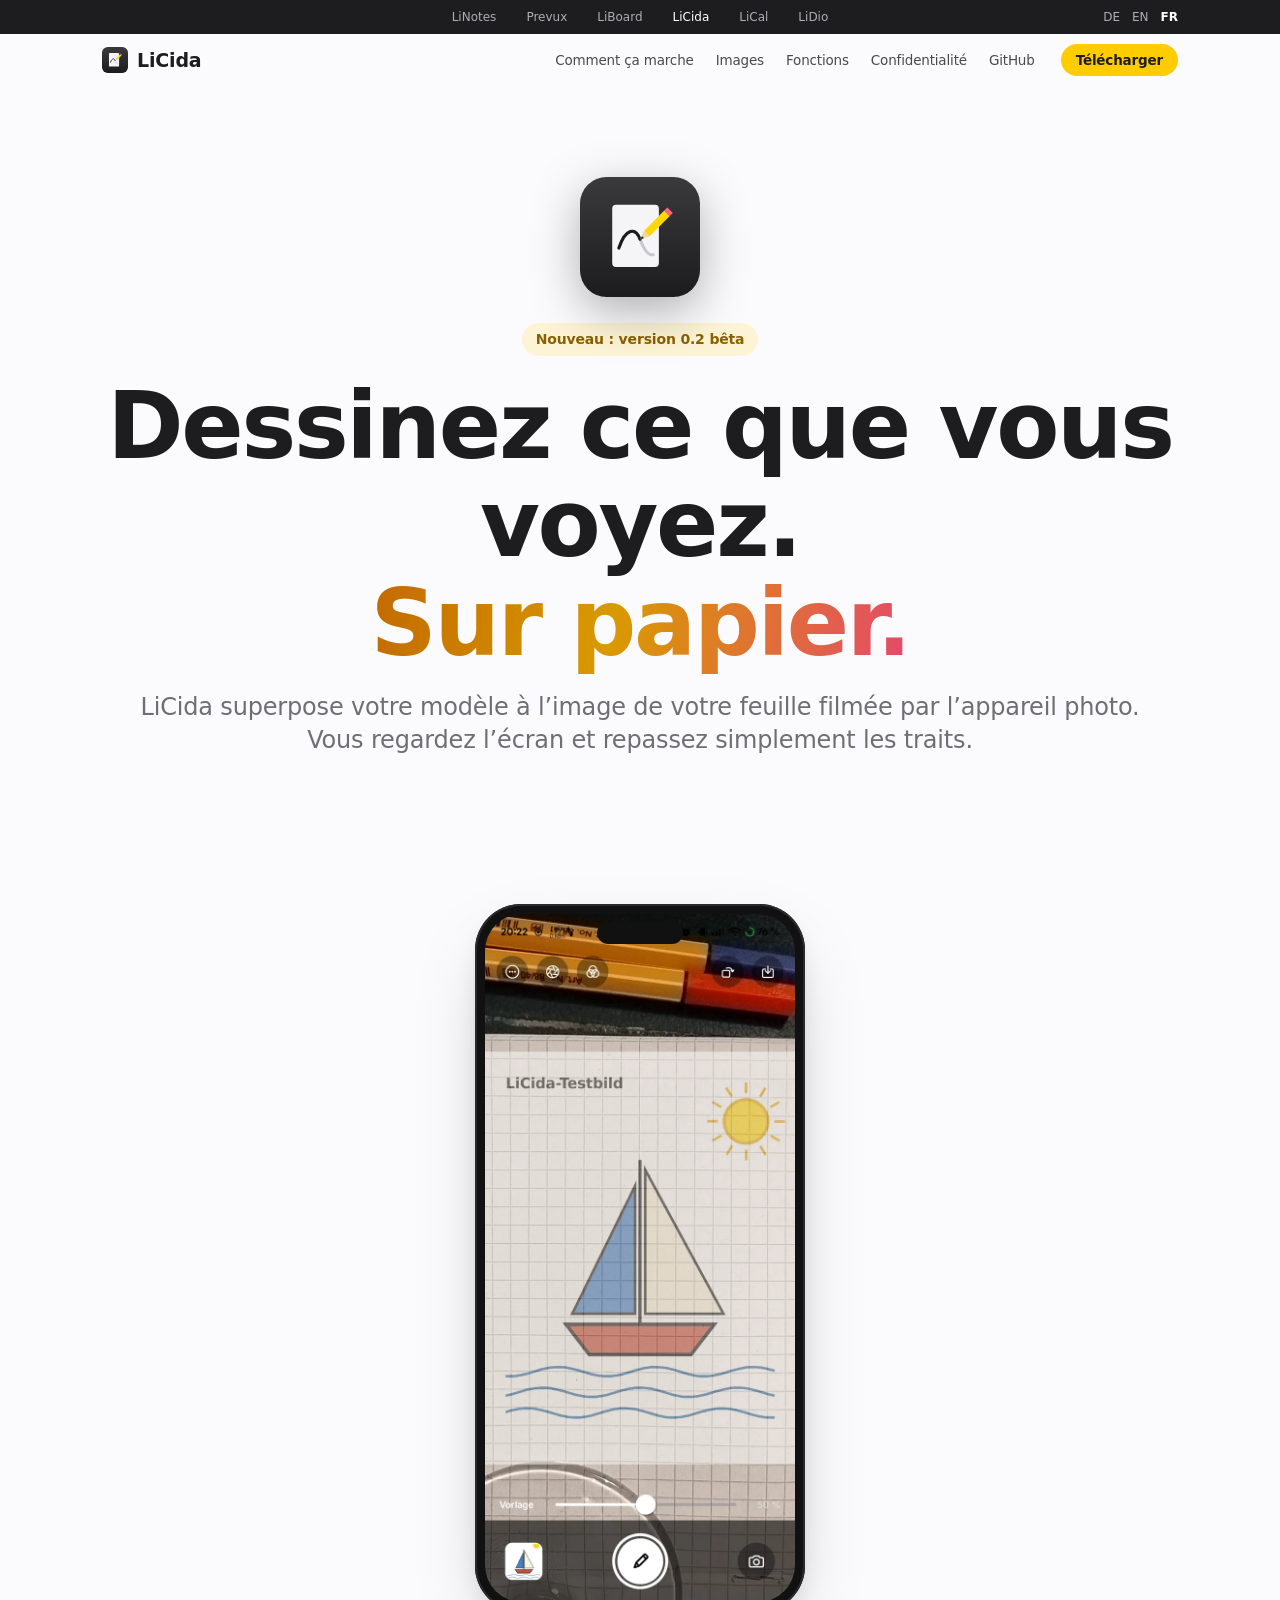
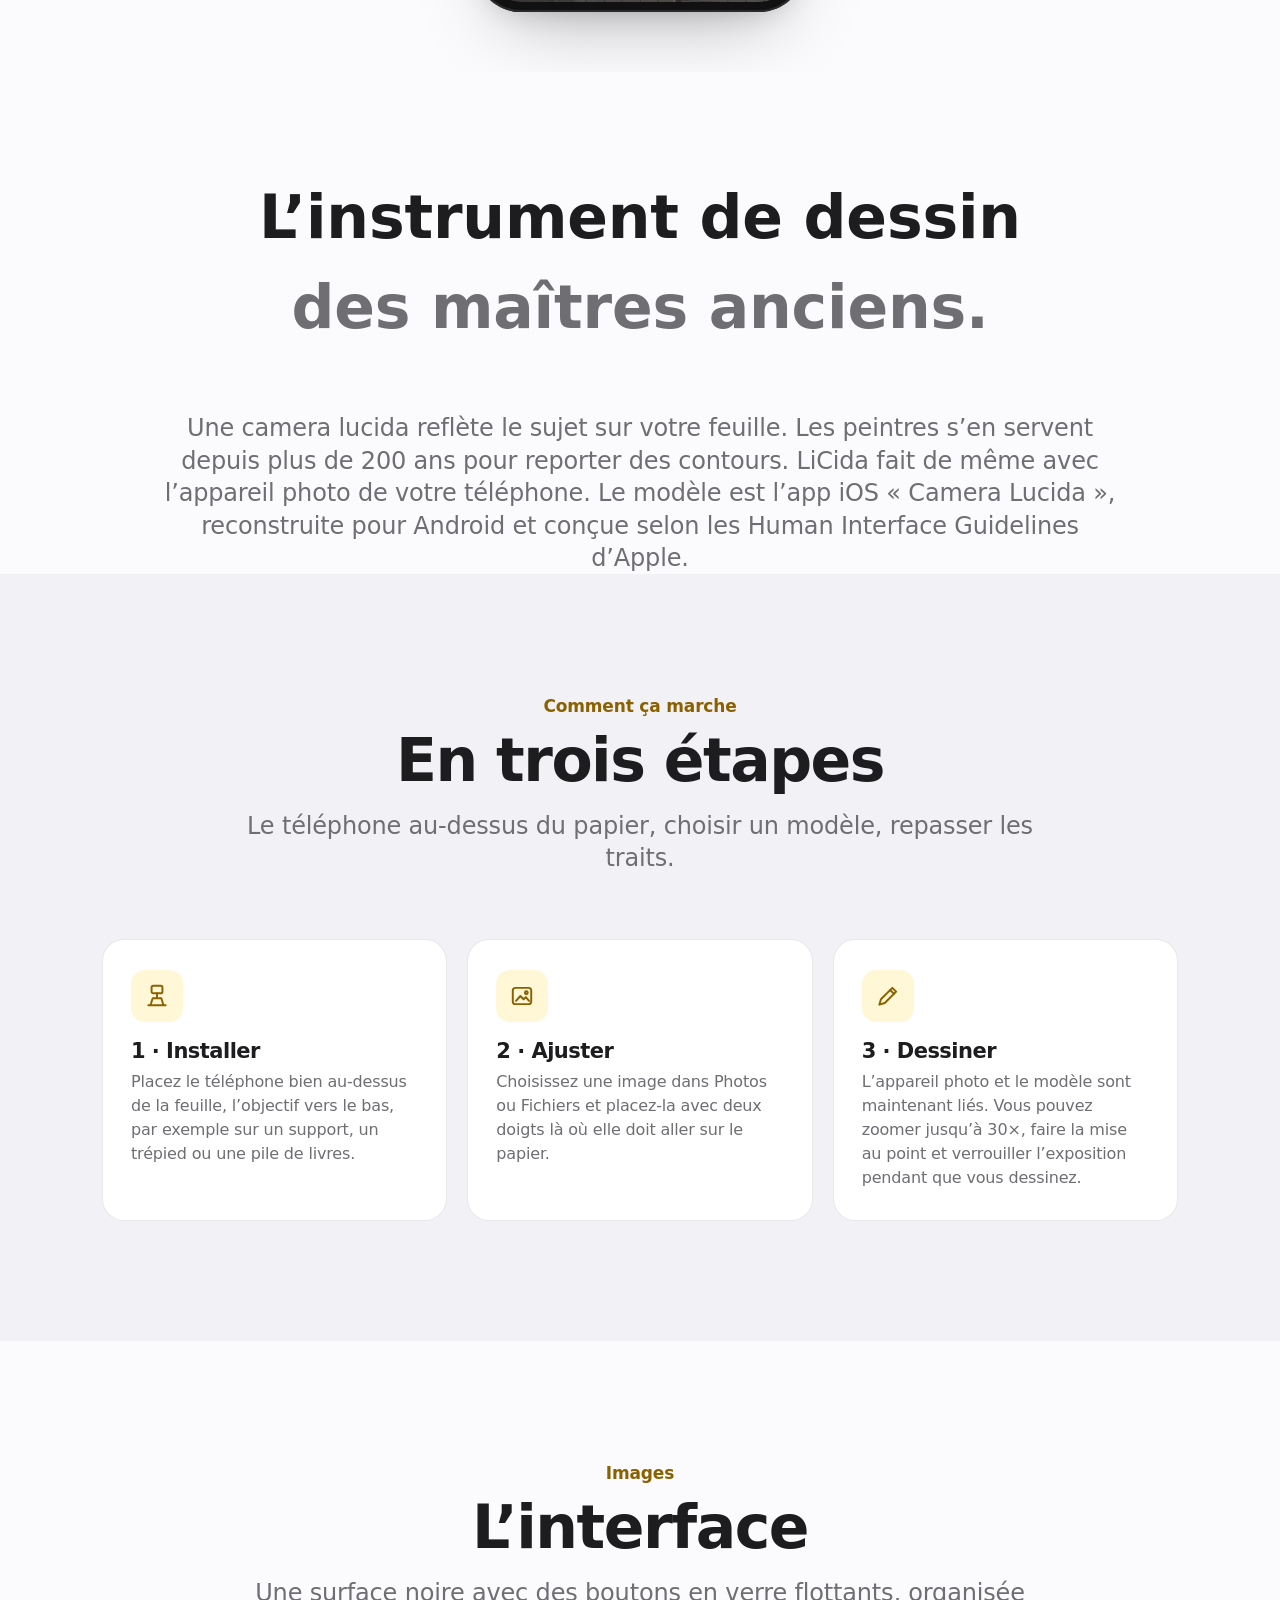
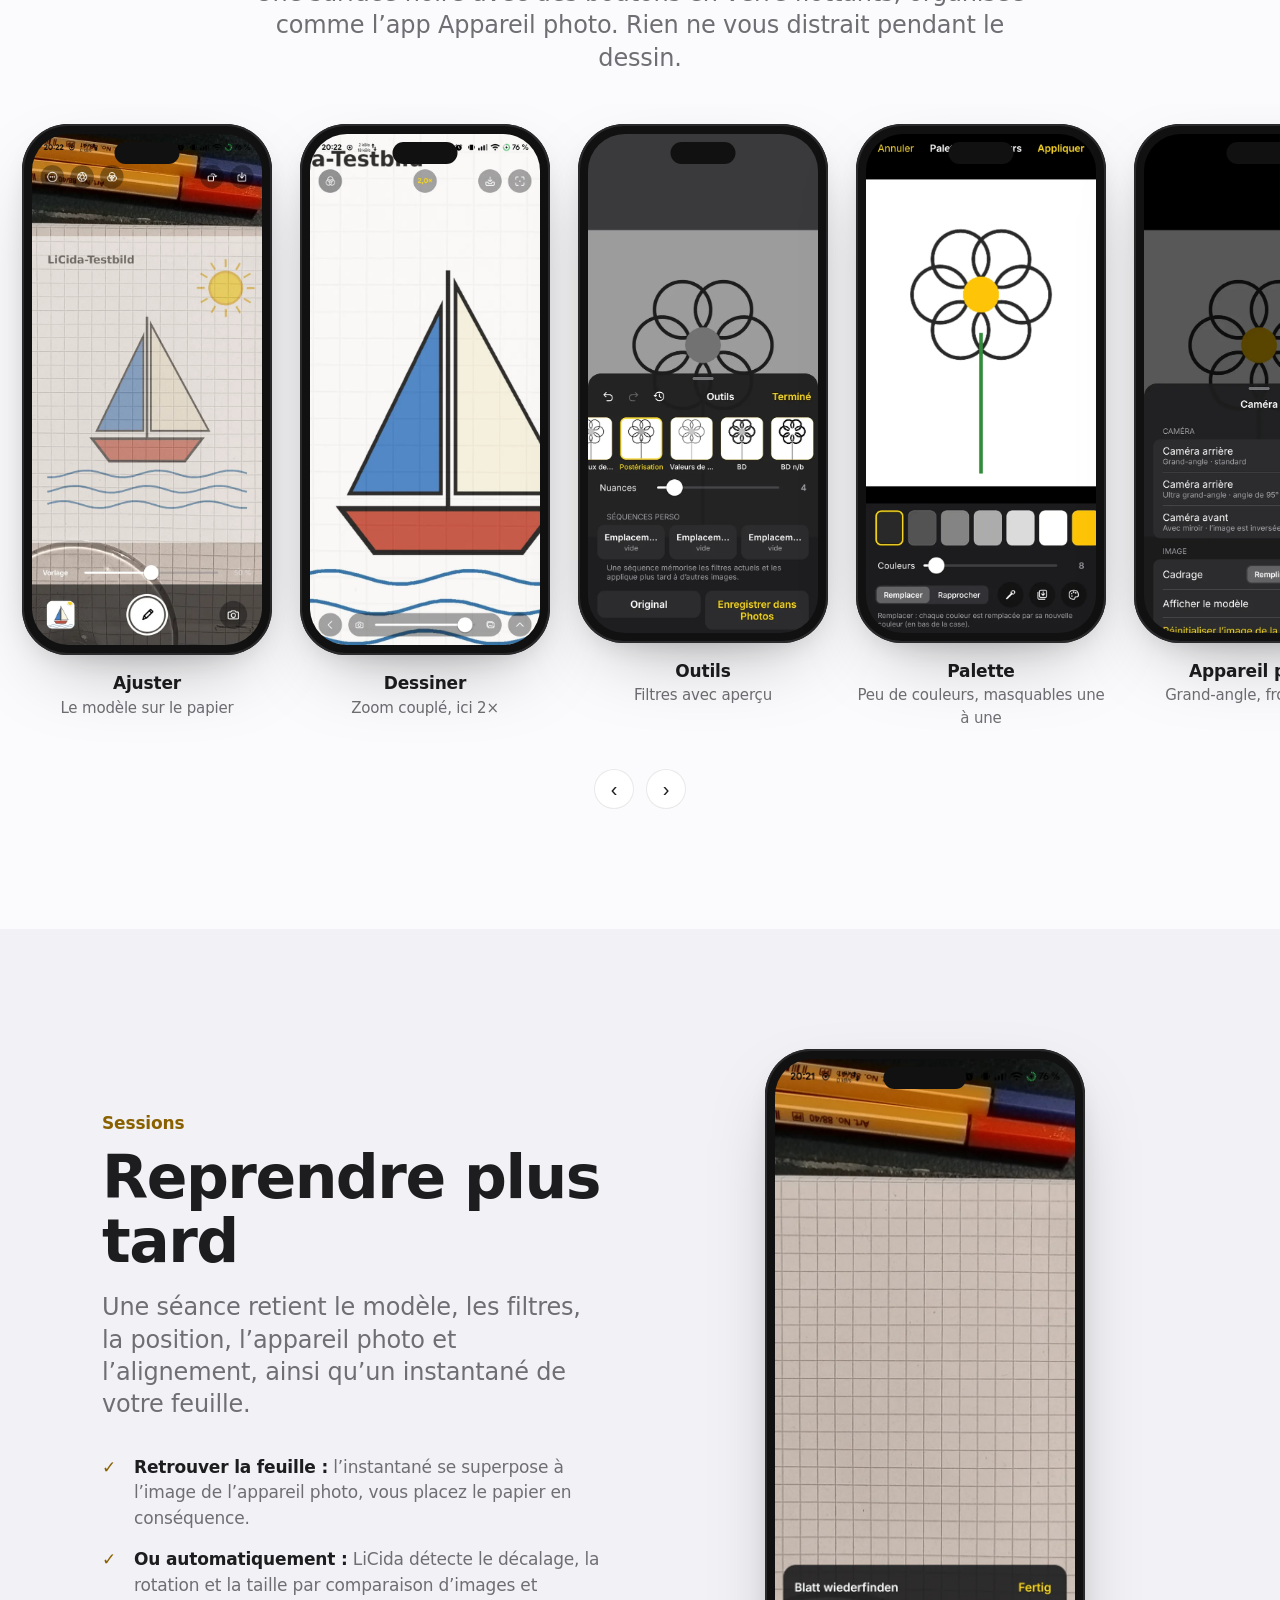
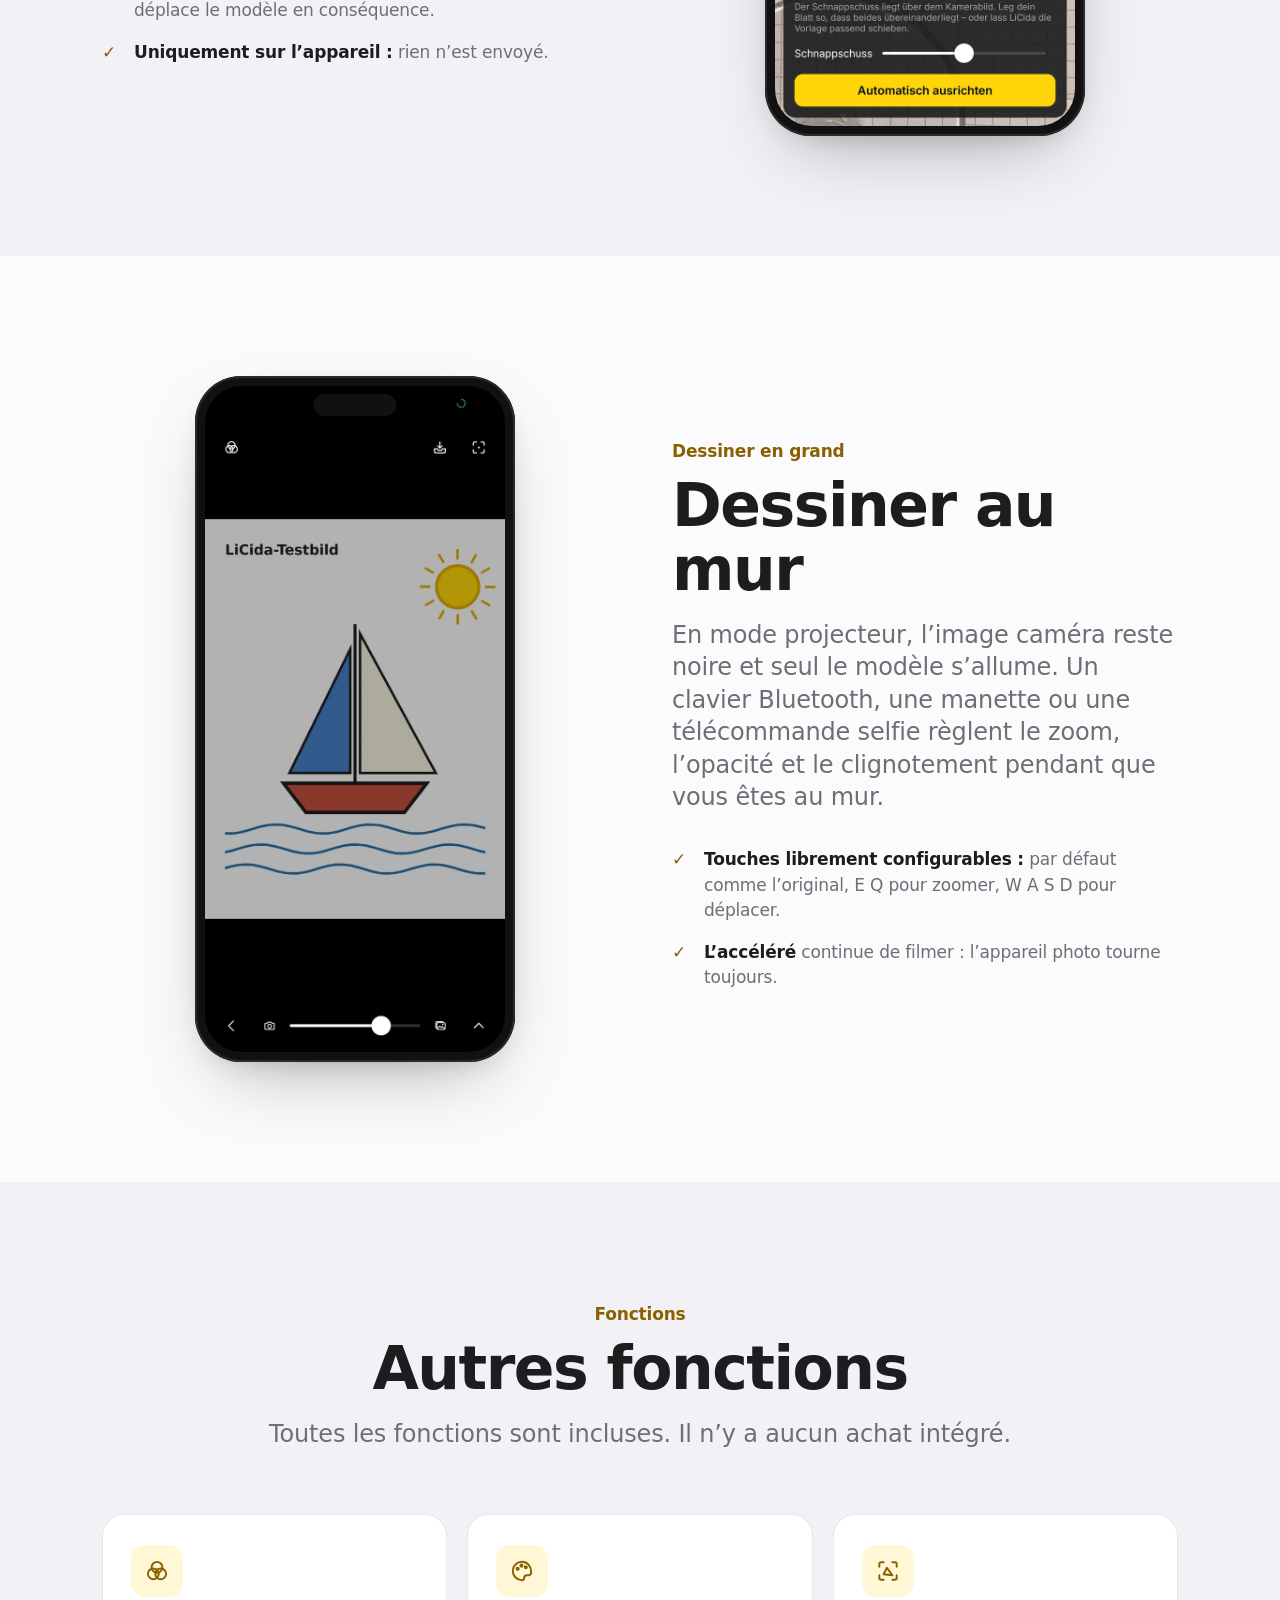
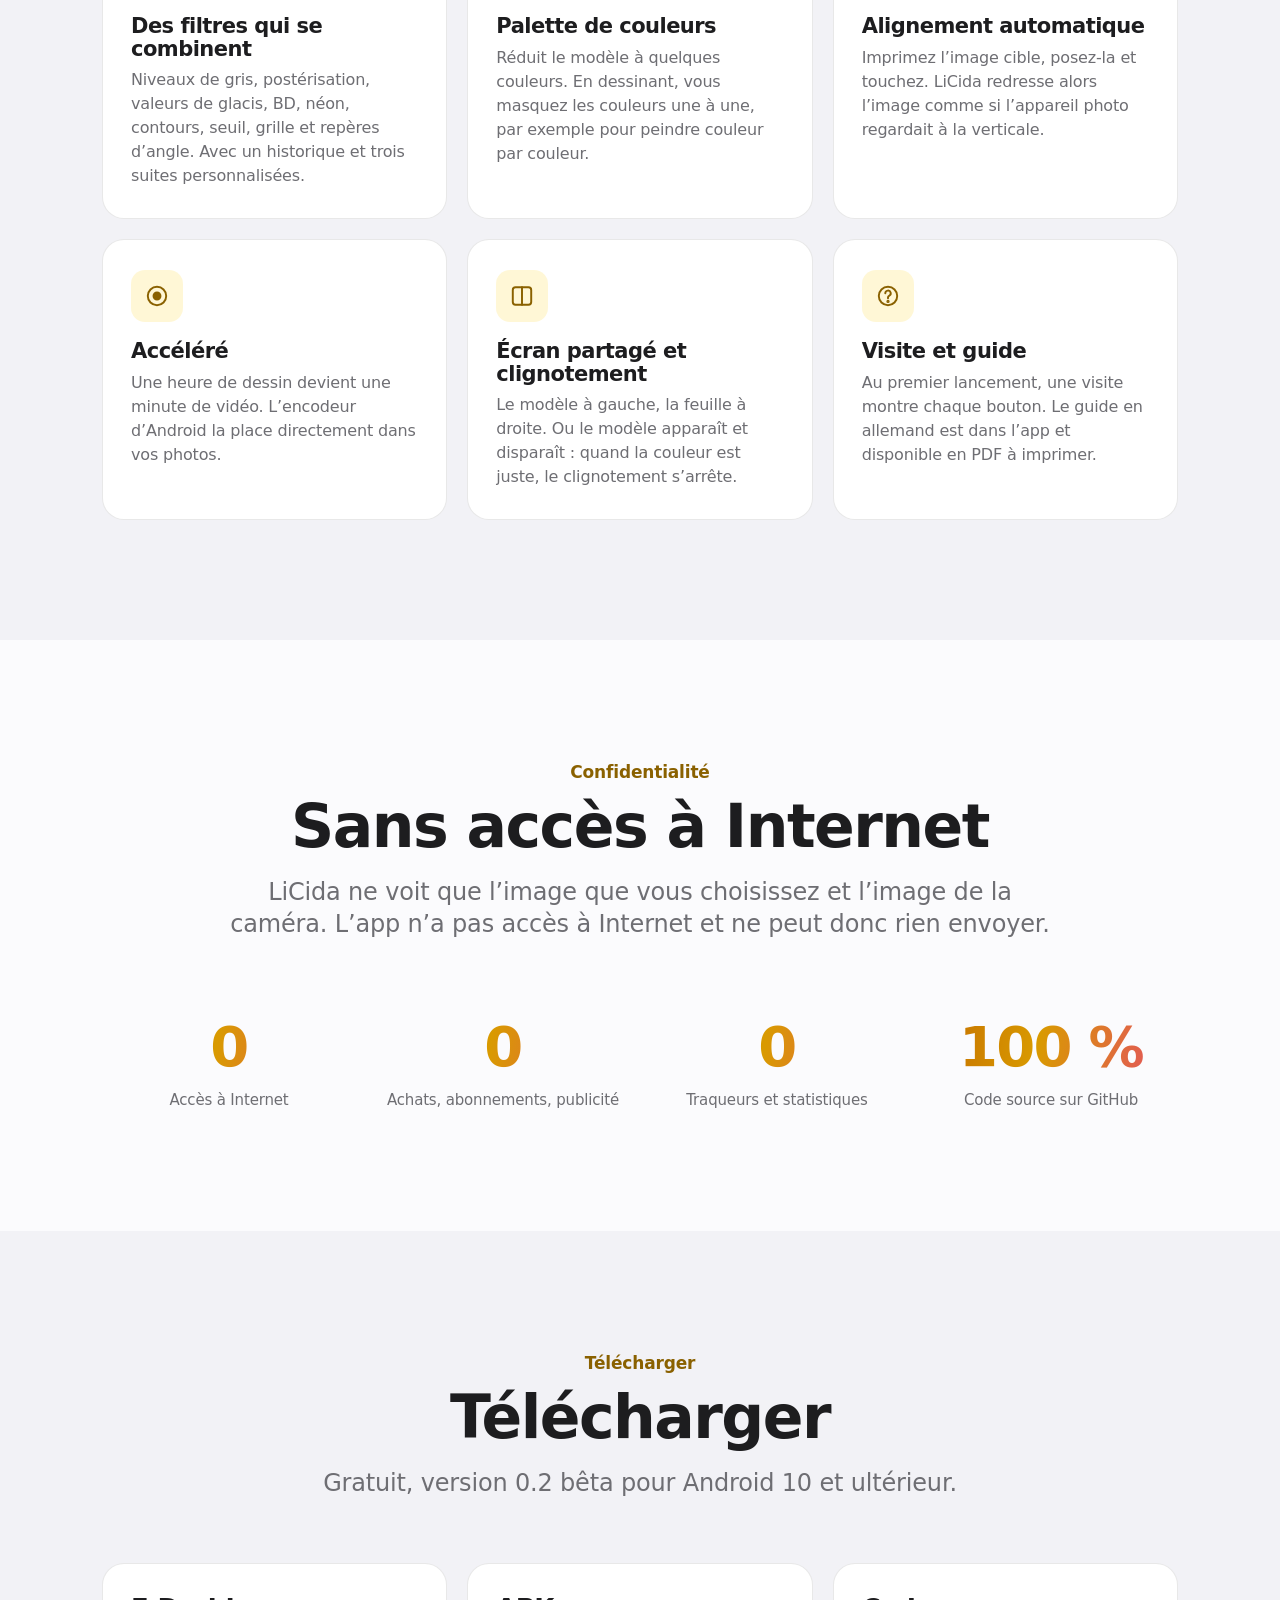
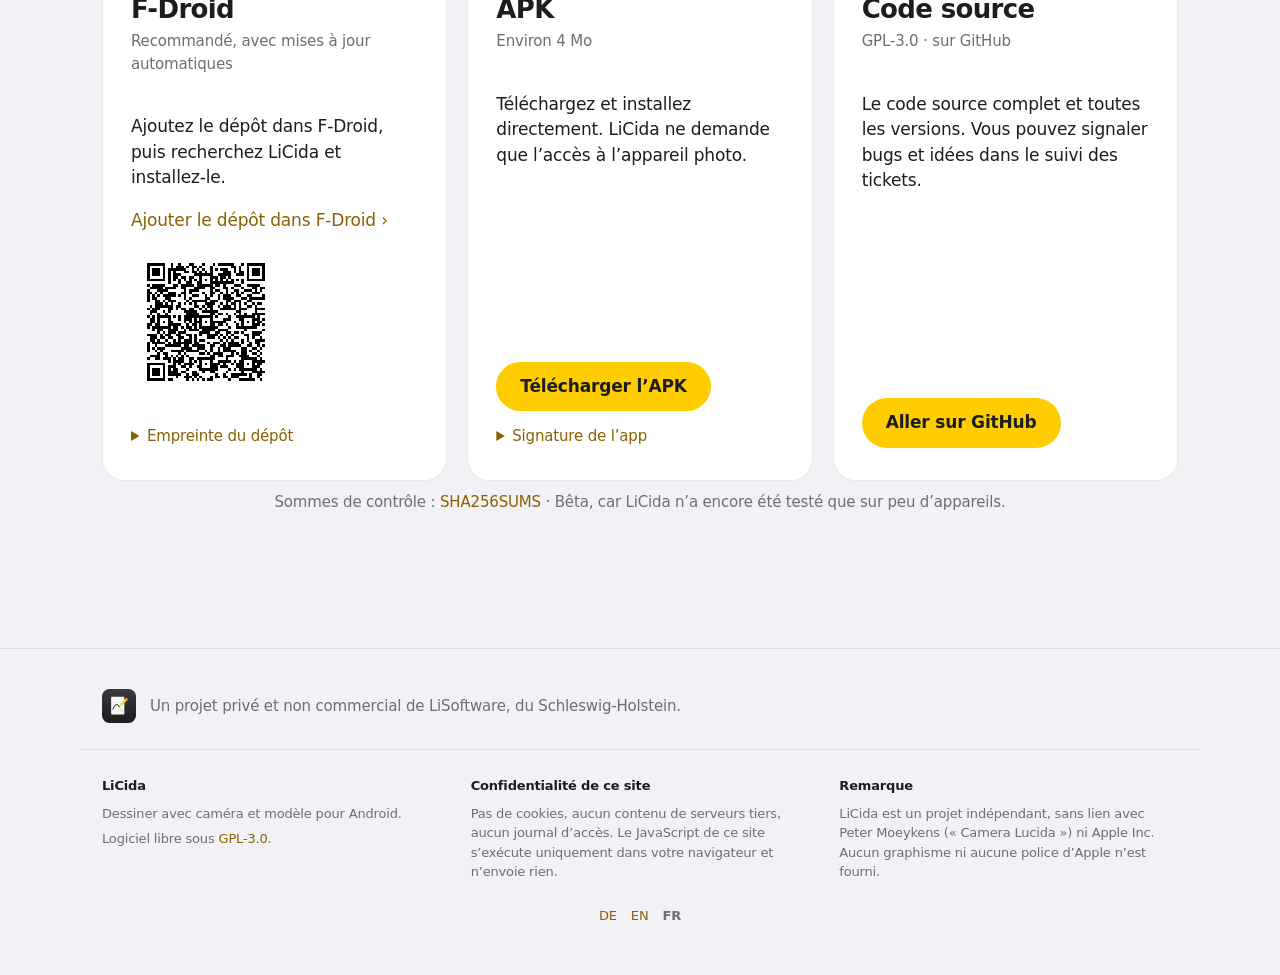
<file: homepage/fr/index.html>
<!doctype html>
<html lang="fr">
<head>
<meta charset="utf-8">
<meta name="viewport" content="width=device-width, initial-scale=1, viewport-fit=cover">
<title>LiCida – Dessiner avec l’appareil photo et un modèle</title>
<meta name="description" content="LiCida superpose votre modèle à l’image caméra de votre feuille, et vous repassez les traits. Pour Android, conçu selon les recommandations d’Apple. L’app n’a pas accès à Internet et aucun achat.">
<link rel="icon" href="../licida.svg" type="image/svg+xml">
<link rel="stylesheet" href="../site.css">
<!--lang--><link rel="alternate" hreflang="de" href="https://lisoftware.de/licida/"><link rel="alternate" hreflang="en" href="https://lisoftware.de/licida/en/"><link rel="alternate" hreflang="fr" href="https://lisoftware.de/licida/fr/">
<style>
.apps .wrap { position: relative; }
.lang-switch { position: absolute; right: 22px; display: flex; gap: 12px; }
.lang-switch a[aria-current], .lang-foot a[aria-current] { color: #fff; opacity: 1; font-weight: 600; }
.lang-foot { display: flex; gap: 14px; justify-content: center; padding-top: 18px; font-size: 13px; }
.lang-foot a[aria-current] { color: inherit; }
@media (max-width: 900px) { .lang-switch { display: none; } }
</style><!--/lang-->
</head>
<body>

<div class="apps">
  <div class="wrap">
    <a href="https://lisoftware.de/linotes/">LiNotes</a>
    <a href="https://lisoftware.de/prevux/">Prevux</a>
    <a href="https://lisoftware.de/liboard/">LiBoard</a>
    <a href="https://lisoftware.de/licida/" aria-current="page">LiCida</a>
    <a href="https://lisoftware.de/lical/">LiCal</a>
    <a href="https://lisoftware.de/lidio/">LiDio</a>
  <!--lang--><span class="lang-switch"><a href="../" hreflang="de" lang="de">DE</a><a href="../en/" hreflang="en" lang="en">EN</a><a href="./" hreflang="fr" lang="fr" aria-current="true">FR</a></span><!--/lang-->
  </div>
</div>

<header class="nav">
  <div class="wrap">
    <a class="brand" href="#"><img src="../licida.svg" alt="">LiCida</a>
    <nav class="links">
      <a href="#so-gehts">Comment ça marche</a>
      <a href="#bilder">Images</a>
      <a href="#funktionen">Fonctions</a>
      <a href="#datenschutz">Confidentialité</a>
      <a href="https://github.com/veritasX1/LiCida">GitHub</a>
    </nav>
    <a class="btn small cta" href="#laden">Télécharger</a>
  </div>
</header>

<main>

<!-- HERO -->
<section class="hero">
  <div class="wrap">
    <img class="app-icon reveal" src="../licida.svg" alt="Icône de LiCida" width="120" height="120">
    <span class="badge reveal">Nouveau : version 0.2 bêta</span>
    <h1 class="display reveal d1">Dessinez ce que vous voyez.<br><span class="gradient-text">Sur papier.</span></h1>
    <p class="lead reveal d2">LiCida superpose votre modèle à l’image de votre feuille filmée par l’appareil photo.<br>Vous regardez l’écran et repassez simplement les traits.</p>
    <div class="actions reveal d3">
      <a class="btn" href="#laden">Télécharger</a>
      <a class="btn ghost" href="#so-gehts">Comment ça marche</a>
    </div>
    <div class="solo-phone reveal">
      <div class="phone"><img src="../img/einrichten.webp" alt="LiCida pendant l’ajustement : un voilier servant de modèle, semi-transparent, sur l’image de papier quadrillé" width="640" height="1422"></div>
    </div>
  </div>
</section>

<section class="wrap center" style="padding-top: 40px; max-width: 1000px">
  <p class="headline reveal">L’instrument de dessin<br><span style="color: var(--muted)">des maîtres anciens.</span></p>
  <p class="lead reveal d1">Une camera lucida reflète le sujet sur votre feuille. Les peintres s’en servent depuis plus de 200 ans pour reporter des contours. LiCida fait de même avec l’appareil photo de votre téléphone. Le modèle est l’app iOS « Camera Lucida », reconstruite pour Android et conçue selon les Human Interface Guidelines d’Apple.</p>
</section>

<!-- HOW -->
<section id="so-gehts" class="alt">
  <div class="wrap">
    <div class="section-head reveal">
      <p class="eyebrow">Comment ça marche</p>
      <h2 class="headline">En trois étapes</h2>
      <p class="lead">Le téléphone au-dessus du papier, choisir un modèle, repasser les traits.</p>
    </div>
    <div class="tiles">
      <div class="tile reveal"><div class="icon"><svg viewBox="0 0 24 24" fill="none" stroke="currentColor" stroke-width="1.8" stroke-linecap="round" stroke-linejoin="round"><rect x="7" y="2.5" width="10" height="7" rx="1.5"/><path d="M12 9.5V14M4 20.5h16M6 20.5l2-6.5h8l2 6.5"/></svg></div><h3>1 · Installer</h3><p>Placez le téléphone bien au-dessus de la feuille, l’objectif vers le bas, par exemple sur un support, un trépied ou une pile de livres.</p></div>
      <div class="tile reveal d1"><div class="icon"><svg viewBox="0 0 24 24" fill="none" stroke="currentColor" stroke-width="1.8" stroke-linecap="round" stroke-linejoin="round"><rect x="3.5" y="4.5" width="17" height="15" rx="2.5"/><path d="M6.5 16.5l4-4.5 3 3 2-2 3 3.5"/><circle cx="16" cy="9" r="1.3"/></svg></div><h3>2 · Ajuster</h3><p>Choisissez une image dans Photos ou Fichiers et placez-la avec deux doigts là où elle doit aller sur le papier.</p></div>
      <div class="tile reveal d2"><div class="icon"><svg viewBox="0 0 24 24" fill="none" stroke="currentColor" stroke-width="1.8" stroke-linecap="round" stroke-linejoin="round"><path d="M4 20l1.5-5L16 4.5l3.5 3.5L9 18.5z"/><path d="M14 6.5l3.5 3.5"/></svg></div><h3>3 · Dessiner</h3><p>L’appareil photo et le modèle sont maintenant liés. Vous pouvez zoomer jusqu’à 30×, faire la mise au point et verrouiller l’exposition pendant que vous dessinez.</p></div>
    </div>
  </div>
</section>

<!-- SCREENS -->
<section id="bilder">
  <div class="wrap section-head reveal" style="margin-bottom: 30px">
    <p class="eyebrow">Images</p>
    <h2 class="headline">L’interface</h2>
    <p class="lead">Une surface noire avec des boutons en verre flottants, organisée comme l’app Appareil photo. Rien ne vous distrait pendant le dessin.</p>
  </div>
  <div class="carousel" id="pages">
    <figure><div class="phone"><img src="../img/einrichten.webp" alt="" loading="lazy"></div><figcaption>Ajuster<span>Le modèle sur le papier</span></figcaption></figure>
    <figure><div class="phone"><img src="../img/zeichnen.webp" alt="" loading="lazy"></div><figcaption>Dessiner<span>Zoom couplé, ici 2×</span></figcaption></figure>
    <figure><div class="phone"><img src="../img/fr/werkzeuge.webp" alt="" loading="lazy"></div><figcaption>Outils<span>Filtres avec aperçu</span></figcaption></figure>
    <figure><div class="phone"><img src="../img/fr/palette.webp" alt="" loading="lazy"></div><figcaption>Palette<span>Peu de couleurs, masquables une à une</span></figcaption></figure>
    <figure><div class="phone"><img src="../img/fr/kamera.webp" alt="" loading="lazy"></div><figcaption>Appareil photo<span>Grand-angle, frontal, USB</span></figcaption></figure>
    <figure><div class="phone"><img src="../img/fr/korrektur.webp" alt="" loading="lazy"></div><figcaption>Aligner<span>Automatiquement avec une mire</span></figcaption></figure>
    <figure><div class="phone"><img src="../img/fr/mehr.webp" alt="" loading="lazy"></div><figcaption>Pendant le dessin<span>Lampe, écran partagé, clignotement</span></figcaption></figure>
    <figure><div class="phone"><img src="../img/fr/einstellungen.webp" alt="" loading="lazy"></div><figcaption>Réglages<span>Selon les directives d’Apple</span></figcaption></figure>
    <figure><div class="phone"><img src="../img/rundgang.webp" alt="" loading="lazy"></div><figcaption>Visite<span>Au premier lancement</span></figcaption></figure>
  </div>
  <div class="carousel-nav" data-track="#pages"><button data-dir="-1" aria-label="Retour">‹</button><button data-dir="1" aria-label="Suivant">›</button></div>
</section>

<!-- SESSIONS -->
<section class="alt">
  <div class="wrap">
    <div class="split">
      <div class="reveal">
        <p class="eyebrow">Sessions</p>
        <h2 class="headline">Reprendre plus tard</h2>
        <p class="lead">Une séance retient le modèle, les filtres, la position, l’appareil photo et l’alignement, ainsi qu’un instantané de votre feuille.</p>
        <ul class="checks">
          <li><b>Retrouver la feuille :</b> l’instantané se superpose à l’image de l’appareil photo, vous placez le papier en conséquence.</li>
          <li><b>Ou automatiquement :</b> LiCida détecte le décalage, la rotation et la taille par comparaison d’images et déplace le modèle en conséquence.</li>
          <li><b>Uniquement sur l’appareil :</b> rien n’est envoyé.</li>
        </ul>
      </div>
      <div class="reveal d1" style="max-width: 320px; margin: 0 auto">
        <div class="phone"><img src="../img/wiederfinden.webp" alt="« Retrouver la feuille » : instantané sur l’image de l’appareil photo, en dessous « Alignement automatique »" loading="lazy"></div>
      </div>
    </div>
  </div>
</section>

<!-- PROJECTOR -->
<section>
  <div class="wrap">
    <div class="split reverse">
      <div class="reveal">
        <p class="eyebrow">Dessiner en grand</p>
        <h2 class="headline">Dessiner au mur</h2>
        <p class="lead">En mode projecteur, l’image caméra reste noire et seul le modèle s’allume. Un clavier Bluetooth, une manette ou une télécommande selfie règlent le zoom, l’opacité et le clignotement pendant que vous êtes au mur.</p>
        <ul class="checks">
          <li><b>Touches librement configurables :</b> par défaut comme l’original, E Q pour zoomer, W A S D pour déplacer.</li>
          <li><b>L’accéléré</b> continue de filmer : l’appareil photo tourne toujours.</li>
        </ul>
      </div>
      <div class="reveal d1" style="max-width: 320px; margin: 0 auto">
        <div class="phone"><img src="../img/projektor.webp" alt="Mode projecteur : fond noir, seul le modèle est visible" loading="lazy"></div>
      </div>
    </div>
  </div>
</section>

<!-- TILES -->
<section id="funktionen" class="alt">
  <div class="wrap">
    <div class="section-head reveal">
      <p class="eyebrow">Fonctions</p>
      <h2 class="headline">Autres fonctions</h2>
      <p class="lead">Toutes les fonctions sont incluses. Il n’y a aucun achat intégré.</p>
    </div>
    <div class="tiles">
      <div class="tile reveal"><div class="icon"><svg viewBox="0 0 24 24" fill="none" stroke="currentColor" stroke-width="1.8" stroke-linecap="round" stroke-linejoin="round"><circle cx="12" cy="8.6" r="5"/><circle cx="8.6" cy="14.6" r="5"/><circle cx="15.4" cy="14.6" r="5"/></svg></div><h3>Des filtres qui se combinent</h3><p>Niveaux de gris, postérisation, valeurs de glacis, BD, néon, contours, seuil, grille et repères d’angle. Avec un historique et trois suites personnalisées.</p></div>
      <div class="tile reveal d1"><div class="icon"><svg viewBox="0 0 24 24" fill="none" stroke="currentColor" stroke-width="1.8" stroke-linecap="round" stroke-linejoin="round"><path d="M12 3.5a8.5 8.5 0 1 0 0 17c1.4 0 2-1 2-2 0-1.4 1.1-2.5 2.5-2.5H18c1.7 0 2.5-1.6 2.5-3.5 0-5-3.8-9-8.5-9z"/><circle cx="8" cy="10" r="1"/><circle cx="11.5" cy="7" r="1"/><circle cx="15.5" cy="8.5" r="1"/></svg></div><h3>Palette de couleurs</h3><p>Réduit le modèle à quelques couleurs. En dessinant, vous masquez les couleurs une à une, par exemple pour peindre couleur par couleur.</p></div>
      <div class="tile reveal d2"><div class="icon"><svg viewBox="0 0 24 24" fill="none" stroke="currentColor" stroke-width="1.8" stroke-linecap="round" stroke-linejoin="round"><path d="M4 8V5.5A1.5 1.5 0 0 1 5.5 4H8M16 4h2.5A1.5 1.5 0 0 1 20 5.5V8M20 16v2.5a1.5 1.5 0 0 1-1.5 1.5H16M8 20H5.5A1.5 1.5 0 0 1 4 18.5V16"/><path d="M8 15l3-6 5 7z"/></svg></div><h3>Alignement automatique</h3><p>Imprimez l’image cible, posez-la et touchez. LiCida redresse alors l’image comme si l’appareil photo regardait à la verticale.</p></div>
      <div class="tile reveal"><div class="icon"><svg viewBox="0 0 24 24" fill="none" stroke="currentColor" stroke-width="1.8" stroke-linecap="round" stroke-linejoin="round"><circle cx="12" cy="12" r="8.5"/><circle cx="12" cy="12" r="3.2" fill="currentColor"/></svg></div><h3>Accéléré</h3><p>Une heure de dessin devient une minute de vidéo. L’encodeur d’Android la place directement dans vos photos.</p></div>
      <div class="tile reveal d1"><div class="icon"><svg viewBox="0 0 24 24" fill="none" stroke="currentColor" stroke-width="1.8" stroke-linecap="round" stroke-linejoin="round"><rect x="3.5" y="4" width="17" height="16" rx="2.5"/><path d="M12 4v16"/></svg></div><h3>Écran partagé et clignotement</h3><p>Le modèle à gauche, la feuille à droite. Ou le modèle apparaît et disparaît : quand la couleur est juste, le clignotement s’arrête.</p></div>
      <div class="tile reveal d2"><div class="icon"><svg viewBox="0 0 24 24" fill="none" stroke="currentColor" stroke-width="1.8" stroke-linecap="round" stroke-linejoin="round"><circle cx="12" cy="12" r="8.5"/><path d="M9.5 9.5a2.5 2.5 0 1 1 3.5 2.3c-.6.3-1 .8-1 1.5v.7"/><circle cx="12" cy="17" r=".6" fill="currentColor"/></svg></div><h3>Visite et guide</h3><p>Au premier lancement, une visite montre chaque bouton. Le guide en allemand est dans l’app et disponible en PDF à imprimer.</p></div>
    </div>
  </div>
</section>

<!-- PRIVACY -->
<section id="datenschutz">
  <div class="wrap">
    <div class="section-head reveal">
      <p class="eyebrow">Confidentialité</p>
      <h2 class="headline">Sans accès à Internet</h2>
      <p class="lead">LiCida ne voit que l’image que vous choisissez et l’image de la caméra. L’app n’a pas accès à Internet et ne peut donc rien envoyer.</p>
    </div>
    <div class="facts">
      <div class="reveal"><div class="num gradient-text">0</div><div class="lbl">Accès à Internet</div></div>
      <div class="reveal d1"><div class="num gradient-text">0</div><div class="lbl">Achats, abonnements, publicité</div></div>
      <div class="reveal d2"><div class="num gradient-text">0</div><div class="lbl">Traqueurs et statistiques</div></div>
      <div class="reveal d3"><div class="num gradient-text">100 %</div><div class="lbl">Code source sur GitHub</div></div>
    </div>
  </div>
</section>

<!-- DOWNLOAD -->
<section id="laden" class="alt">
  <div class="wrap">
    <div class="section-head reveal">
      <p class="eyebrow">Télécharger</p>
      <h2 class="headline">Télécharger</h2>
      <p class="lead">Gratuit, version 0.2 bêta pour Android 10 et ultérieur.</p>
    </div>
    <div class="downloads">
      <div class="download reveal">
        <h3>F-Droid</h3>
        <div class="meta">Recommandé, avec mises à jour automatiques</div>
        <div class="grow">
          <p>Ajoutez le dépôt dans F-Droid, puis recherchez LiCida et installez-le.</p>
          <a href="fdroidrepos://volkskamera.goip.de/fdroid/repo?fingerprint=8DA9DEF44C65856A1B098DB7BF876D48514997EF17C7256E23E91EAC6C486500">Ajouter le dépôt dans F-Droid ›</a>
          <img class="qr" src="../fdroid-qr.svg" alt="QR code du dépôt F-Droid">
        </div>
        <details><summary>Empreinte du dépôt</summary>
          <p><code style="word-break: break-all">8DA9DEF44C65856A1B098DB7BF876D48514997EF17C7256E23E91EAC6C486500</code></p>
        </details>
      </div>
      <div class="download reveal d1">
        <h3>APK</h3>
        <div class="meta">Environ 4 Mo</div>
        <div class="grow">
          <p>Téléchargez et installez directement. LiCida ne demande que l’accès à l’appareil photo.</p>
        </div>
        <a class="btn" href="../download/LiCida-0.2b.apk">Télécharger l’APK</a>
        <details><summary>Signature de l’app</summary>
          <p>SHA-256: <code style="word-break: break-all">7aca15dc655f1581b554f0a2c93cf8eae271330d5c2684dca47a1a26e45da75d</code></p>
        </details>
      </div>
      <div class="download reveal d2">
        <h3>Code source</h3>
        <div class="meta">GPL-3.0 · sur GitHub</div>
        <div class="grow">
          <p>Le code source complet et toutes les versions. Vous pouvez signaler bugs et idées dans le suivi des tickets.</p>
        </div>
        <a class="btn" href="https://github.com/veritasX1/LiCida">Aller sur GitHub</a>
      </div>
    </div>
    <p class="center" style="margin-top: 10px; color: var(--muted); font-size: 15px">Sommes de contrôle : <a href="../download/SHA256SUMS">SHA256SUMS</a> · Bêta, car LiCida n’a encore été testé que sur peu d’appareils.</p>
  </div>
</section>

</main>

<footer>
  <div class="wrap made">
    <img src="../licida.svg" alt="" width="34" height="34">
    <p>Un projet privé et non commercial de LiSoftware, du Schleswig-Holstein.</p>
  </div>
  <div class="wrap cols">
    <div>
      <h4>LiCida</h4>
      <p>Dessiner avec caméra et modèle pour Android.</p>
      <p>Logiciel libre sous <a href="https://github.com/veritasX1/LiCida/blob/main/LICENSE">GPL-3.0</a>.</p>
    </div>
    <div>
      <h4>Confidentialité de ce site</h4>
      <p>Pas de cookies, aucun contenu de serveurs tiers, aucun journal d’accès. Le JavaScript de ce site s’exécute uniquement dans votre navigateur et n’envoie rien.</p>
    </div>
    <div>
      <h4>Remarque</h4>
      <p>LiCida est un projet indépendant, sans lien avec Peter Moeykens (« Camera Lucida ») ni Apple Inc. Aucun graphisme ni aucune police d’Apple n’est fourni.</p>
    </div>
  </div>
<!--lang--><div class="wrap lang-foot"><a href="../" hreflang="de" lang="de">DE</a><a href="../en/" hreflang="en" lang="en">EN</a><a href="./" hreflang="fr" lang="fr" aria-current="true">FR</a></div><!--/lang-->
</footer>

<script src="../site.js"></script>
</body>
</html>
</file>
<file: homepage/site.css>
/* LiCida – website. System fonts only, nothing loaded from other servers. */
:root {
  --bg: #fbfbfd;
  --bg-alt: #f2f2f6;
  --card: #ffffff;
  --text: #1d1d1f;
  --muted: #6e6e73;
  --line: rgba(0, 0, 0, 0.09);
  --accent: #ffcc00;
  --accent-text: #8a6100;
  --accent-soft: rgba(255, 204, 0, 0.16);
  --on-accent: #1d1d1f;
  --shadow: 0 30px 80px -30px rgba(0, 0, 0, 0.35), 0 10px 30px -15px rgba(0, 0, 0, 0.2);
  --radius: 22px;
  --nav: rgba(251, 251, 253, 0.72);
  --font: -apple-system, BlinkMacSystemFont, "SF Pro Display", "Segoe UI", Ubuntu, Cantarell, "Noto Sans", system-ui, sans-serif;
  --mono: ui-monospace, "SF Mono", "Ubuntu Mono", "DejaVu Sans Mono", Menlo, monospace;
  color-scheme: light;
}
@media (prefers-color-scheme: dark) {
  :root {
    --bg: #000000;
    --bg-alt: #101012;
    --card: #1c1c1e;
    --text: #f5f5f7;
    --muted: #a1a1a6;
    --line: rgba(255, 255, 255, 0.12);
    --accent: #ffd60a;
    --accent-text: #ffd60a;
    --accent-soft: rgba(255, 214, 10, 0.14);
    --shadow: 0 30px 80px -30px rgba(0, 0, 0, 0.9), 0 10px 30px -15px rgba(0, 0, 0, 0.6);
    --nav: rgba(16, 16, 18, 0.72);
    color-scheme: dark;
  }
}

* { box-sizing: border-box; }
html { scroll-behavior: smooth; scroll-padding-top: 64px; }
body {
  margin: 0;
  background: var(--bg);
  color: var(--text);
  font: 17px/1.5 var(--font);
  letter-spacing: -0.01em;
  -webkit-font-smoothing: antialiased;
  overflow-x: hidden;
}
img { max-width: 100%; height: auto; display: block; }
a { color: var(--accent-text); text-decoration: none; }
a:hover { text-decoration: underline; }
code, pre, kbd { font-family: var(--mono); }
.wrap { max-width: 1120px; margin: 0 auto; padding: 0 22px; }
.narrow { max-width: 760px; margin: 0 auto; padding: 0 22px; }
.center { text-align: center; }

/* --- app strip (same on every app page) --- */
.apps { background: #1d1d1f; font-size: 12px; letter-spacing: 0; }
.apps .wrap { display: flex; justify-content: center; gap: 30px; height: 34px; align-items: center; }
.apps a { color: #d2d2d7; opacity: 0.8; }
.apps a:hover { opacity: 1; text-decoration: none; color: #fff; }
.apps a[aria-current] { color: #fff; opacity: 1; }

/* --- navigation --- */
.nav {
  position: sticky; top: 0; z-index: 50;
  background: var(--nav);
  backdrop-filter: saturate(180%) blur(20px);
  -webkit-backdrop-filter: saturate(180%) blur(20px);
  border-bottom: 1px solid transparent;
  transition: border-color 0.3s;
}
.nav.scrolled { border-bottom-color: var(--line); }
.nav .wrap { display: flex; align-items: center; gap: 26px; height: 52px; }
.nav .brand { display: flex; align-items: center; gap: 9px; font-weight: 600; color: var(--text); font-size: 19px; }
.nav .brand img { width: 26px; height: 26px; }
.nav .links { display: flex; gap: 22px; margin-left: auto; font-size: 13.5px; }
.nav .links a { color: var(--text); opacity: 0.8; }
.nav .links a:hover, .nav .links a.active { opacity: 1; text-decoration: none; color: var(--accent-text); }
.nav .cta { font-size: 13.5px; }
@media (max-width: 760px) { .nav .links { display: none; } .nav .cta { margin-left: auto; } }

/* --- buttons --- */
.btn {
  display: inline-flex; align-items: center; gap: 8px;
  padding: 12px 24px; border-radius: 980px;
  background: var(--accent); color: var(--on-accent); font-weight: 600; font-size: 17px;
  transition: transform 0.2s, filter 0.2s;
}
.btn:hover { text-decoration: none; filter: brightness(1.06); transform: translateY(-1px); }
.btn.small { padding: 6px 15px; font-size: 13.5px; }
.btn.ghost { background: transparent; color: var(--accent-text); box-shadow: inset 0 0 0 1.5px var(--accent); }
.link-arrow::after { content: " ›"; }

/* --- type --- */
.eyebrow { color: var(--accent-text); font-weight: 600; font-size: 17px; margin: 0 0 8px; }
h1, h2, h3 { letter-spacing: -0.025em; line-height: 1.07; margin: 0; }
.display { font-size: clamp(44px, 7.4vw, 92px); font-weight: 700; }
.headline { font-size: clamp(34px, 5vw, 60px); font-weight: 700; }
.title { font-size: clamp(26px, 3.2vw, 40px); font-weight: 700; }
.lead { font-size: clamp(19px, 2vw, 24px); color: var(--muted); line-height: 1.35; margin: 18px 0 0; font-weight: 500; }
.gradient-text {
  background: linear-gradient(100deg, #c26a00 0%, #d99a00 45%, #e5486b 100%);
  -webkit-background-clip: text; background-clip: text; color: transparent;
}

/* --- sections --- */
section { padding: 120px 0; }
section.alt { background: var(--bg-alt); }
.section-head { max-width: 820px; margin: 0 auto 64px; text-align: center; }

/* --- hero --- */
.hero { padding: 90px 0 40px; text-align: center; overflow: hidden; }
.hero .badge {
  display: inline-block; padding: 6px 14px; border-radius: 980px; font-size: 14px; font-weight: 600;
  background: var(--accent-soft); color: var(--accent-text); margin-bottom: 22px;
}
.hero .actions { display: flex; gap: 14px; justify-content: center; flex-wrap: wrap; margin-top: 34px; }
.hero-stage { position: relative; margin: 70px auto 0; max-width: 1080px; padding-bottom: 40px; }
.hero-stage .window { transform: perspective(2400px) rotateX(var(--tilt, 8deg)) scale(var(--scale, 0.96)); transform-origin: 50% 0; transition: transform 0.1s linear; }
.hero-stage .phone { position: absolute; right: -2%; bottom: -10px; width: 23%; min-width: 150px; }

/* --- device frames --- */
.window {
  border-radius: 14px; overflow: hidden; box-shadow: var(--shadow);
  border: 1px solid var(--line); background: var(--card);
}
.phone {
  border-radius: 46px; padding: 10px; background: #111;
  box-shadow: var(--shadow), inset 0 0 0 2px #2a2a2c;
}
.phone img { border-radius: 37px; width: 100%; }
.phone::before {
  content: ""; position: absolute; left: 50%; top: 18px; width: 26%; height: 22px; transform: translateX(-50%);
  background: #111; border-radius: 20px; z-index: 2;
}
.phone { position: relative; }

/* --- reveal animation --- */
.reveal { opacity: 0; transform: translateY(40px); transition: opacity 0.9s cubic-bezier(.2,.7,.2,1), transform 0.9s cubic-bezier(.2,.7,.2,1); }
.reveal.in { opacity: 1; transform: none; }
.reveal.d1 { transition-delay: 0.08s; } .reveal.d2 { transition-delay: 0.16s; } .reveal.d3 { transition-delay: 0.24s; }
@media (prefers-reduced-motion: reduce) { .reveal { opacity: 1; transform: none; transition: none; } .hero-stage .window { transform: none !important; } }

/* --- story: sticky picture, text steps --- */
.story { display: grid; grid-template-columns: 0.85fr 1.15fr; gap: 60px; align-items: start; }
.story .steps .step { min-height: 70vh; display: flex; flex-direction: column; justify-content: center; opacity: 0.28; transition: opacity 0.5s; }
.story .steps .step.active { opacity: 1; }
.story .steps .step h3 { font-size: clamp(26px, 3vw, 36px); margin-bottom: 14px; }
.story .steps .step p { color: var(--muted); font-size: 19px; margin: 0; }
.story .stage { position: sticky; top: 14vh; height: 72vh; display: flex; align-items: center; }
.story .stage .frames { position: relative; width: 100%; aspect-ratio: 16 / 10; }
.story .stage .window { position: absolute; inset: 0; opacity: 0; transform: scale(0.97); transition: opacity 0.6s, transform 0.6s; }
.story .stage .window.show { opacity: 1; transform: none; }
.story .stage .window img { width: 100%; height: 100%; object-fit: cover; object-position: top left; }
@media (max-width: 900px) {
  .story { grid-template-columns: 1fr; }
  .story .stage { display: none; }
  .story .steps .step { min-height: 0; opacity: 1; padding: 30px 0; }
  .story .steps .step .mobile-shot { display: block; margin-top: 22px; }
}
.story .mobile-shot { display: none; }

/* --- tiles --- */
.tiles { display: grid; grid-template-columns: repeat(3, 1fr); gap: 20px; }
.tile {
  background: var(--card); border-radius: var(--radius); padding: 30px 28px; border: 1px solid var(--line);
  transition: transform 0.35s, box-shadow 0.35s;
}
.tile:hover { transform: translateY(-4px); box-shadow: var(--shadow); }
.tile .icon { font-size: 30px; line-height: 1; margin-bottom: 18px; display: inline-flex; width: 52px; height: 52px; border-radius: 14px; align-items: center; justify-content: center; background: var(--accent-soft); }
.tile h3 { font-size: 21px; margin-bottom: 8px; }
.tile p { color: var(--muted); margin: 0; font-size: 16px; }
.tile.wide { grid-column: span 2; }
@media (max-width: 900px) { .tiles { grid-template-columns: 1fr 1fr; } }
@media (max-width: 600px) { .tiles { grid-template-columns: 1fr; } .tile.wide { grid-column: auto; } }

/* --- segmented control + showcase --- */
.segmented { display: inline-flex; padding: 4px; border-radius: 980px; background: var(--card); border: 1px solid var(--line); gap: 2px; flex-wrap: wrap; justify-content: center; }
.segmented button {
  border: 0; background: transparent; color: var(--text); font: 600 15px var(--font); padding: 9px 18px; border-radius: 980px; cursor: pointer;
  transition: background 0.25s, color 0.25s;
}
.segmented button.on { background: var(--accent); color: var(--on-accent); }
.showcase { display: grid; grid-template-columns: 1fr 260px; gap: 40px; align-items: end; margin-top: 46px; }
.showcase .caption { grid-column: 1 / -1; text-align: center; color: var(--muted); font-size: 18px; min-height: 2.8em; }
.showcase .window, .showcase .phone { transition: opacity 0.35s; }
.showcase.fading .window, .showcase.fading .phone { opacity: 0; }
@media (max-width: 800px) { .showcase { grid-template-columns: 1fr; } .showcase .phone { width: 60%; margin: 0 auto; } }

/* --- carousel of phone screens --- */
.carousel { display: flex; gap: 28px; overflow-x: auto; scroll-snap-type: x mandatory; padding: 20px 22px 40px; scrollbar-width: none; }
.carousel::-webkit-scrollbar { display: none; }
.carousel figure { flex: 0 0 250px; margin: 0; scroll-snap-align: center; text-align: center; }
.carousel figcaption { margin-top: 16px; font-weight: 600; }
.carousel figcaption span { display: block; font-weight: 400; color: var(--muted); font-size: 15px; }
.carousel-nav { display: flex; justify-content: center; gap: 12px; }
.carousel-nav button {
  width: 40px; height: 40px; border-radius: 50%; border: 0; background: var(--card); color: var(--text); font-size: 20px; cursor: pointer;
  box-shadow: inset 0 0 0 1px var(--line);
}

/* --- split feature --- */
.split { display: grid; grid-template-columns: 1fr 1fr; gap: 64px; align-items: center; }
.split.reverse > :first-child { order: 2; }
.split ul.checks { list-style: none; padding: 0; margin: 26px 0 0; }
.split ul.checks li { padding: 8px 0 8px 32px; position: relative; color: var(--muted); }
.split ul.checks li b { color: var(--text); font-weight: 600; }
.split ul.checks li::before { content: "✓"; position: absolute; left: 0; color: var(--accent-text); font-weight: 700; }
@media (max-width: 900px) { .split { grid-template-columns: 1fr; gap: 40px; } .split.reverse > :first-child { order: 0; } }

/* --- privacy numbers --- */
.facts { display: grid; grid-template-columns: repeat(4, 1fr); gap: 20px; text-align: center; margin-top: 60px; }
.facts .num { font-size: clamp(36px, 4.4vw, 56px); font-weight: 700; letter-spacing: -0.03em; }
.facts .lbl { color: var(--muted); font-size: 15px; }
@media (max-width: 700px) { .facts { grid-template-columns: 1fr 1fr; } }

/* --- download cards --- */
.downloads { display: grid; grid-template-columns: repeat(3, 1fr); gap: 20px; }
.download { min-width: 0; background: var(--card); border: 1px solid var(--line); border-radius: var(--radius); padding: 32px 28px; display: flex; flex-direction: column; }
.download h3 { font-size: 26px; margin-bottom: 6px; }
.download .meta { color: var(--muted); font-size: 15px; margin-bottom: 22px; }
.download .grow { flex: 1; }
.download .btn { align-self: flex-start; margin-top: 18px; }
.download details { margin-top: 14px; color: var(--muted); font-size: 15px; }
.download details summary { cursor: pointer; color: var(--accent-text); }
.download .qr { width: 150px; margin: 14px 0; background: #fff; padding: 8px; border-radius: 12px; }
@media (max-width: 900px) { .downloads { grid-template-columns: 1fr; } }

/* --- code / terminal --- */
.terminal {
  position: relative; background: #1c1c1e; color: #f5f5f7; border-radius: 14px; overflow: hidden;
  box-shadow: var(--shadow); font: 14.5px/1.6 var(--mono); margin: 22px 0;
}
.terminal .bar { display: flex; gap: 7px; padding: 12px 14px; background: #2c2c2e; }
.terminal .bar i { width: 12px; height: 12px; border-radius: 50%; background: #ff5f57; }
.terminal .bar i:nth-child(2) { background: #febc2e; } .terminal .bar i:nth-child(3) { background: #28c840; }
.terminal .bar span { margin-left: 10px; color: #a1a1a6; font-size: 12.5px; font-family: var(--font); }
.terminal pre { margin: 0; padding: 18px 20px; overflow-x: auto; white-space: pre; }
.terminal .p { color: #9d9bff; } .terminal .ok { color: #30d158; } .terminal .dim { color: #8e8e93; } .terminal .b { font-weight: 700; color: #fff; }
.copy {
  position: absolute; right: 10px; top: 6px; border: 0; border-radius: 8px; padding: 4px 10px; font: 600 12.5px var(--font);
  background: rgba(255, 255, 255, 0.12); color: #fff; cursor: pointer;
}
.copy.done { background: #30d158; color: #000; }
code.inline { background: var(--accent-soft); padding: 1px 6px; border-radius: 6px; font-size: 0.92em; }
kbd { font-size: 0.85em; padding: 2px 7px; border-radius: 6px; border: 1px solid var(--line); background: var(--card); box-shadow: 0 1px 0 var(--line); }

/* --- docs pages (help, server) --- */
.docs { display: grid; grid-template-columns: 240px 1fr; gap: 56px; padding-top: 50px; padding-bottom: 100px; }
.docs nav.toc { position: sticky; top: 76px; align-self: start; max-height: calc(100vh - 100px); overflow-y: auto; font-size: 14.5px; }
.docs nav.toc .search { width: 100%; padding: 9px 12px; border-radius: 10px; border: 1px solid var(--line); background: var(--card); color: var(--text); font: 15px var(--font); margin-bottom: 16px; }
.docs nav.toc h4 { margin: 18px 0 6px; font-size: 12px; text-transform: uppercase; letter-spacing: 0.06em; color: var(--muted); }
.docs nav.toc a { display: block; padding: 5px 10px; border-radius: 8px; color: var(--text); opacity: 0.8; }
.docs nav.toc a:hover { background: var(--accent-soft); text-decoration: none; opacity: 1; }
.docs nav.toc a.active { background: var(--accent-soft); color: var(--accent-text); opacity: 1; font-weight: 600; }
.docs article h1 { font-size: clamp(38px, 5vw, 56px); margin-bottom: 14px; }
.docs article > .lead { margin-bottom: 40px; }
.docs article section { padding: 34px 0 30px; border-top: 1px solid var(--line); }
.docs article section:first-of-type { border-top: 0; }
.docs article h2 { font-size: 30px; margin-bottom: 14px; }
.docs article h3 { font-size: 20px; margin: 26px 0 8px; }
.docs article p, .docs article li { color: var(--muted); }
.docs article p b, .docs article li b { color: var(--text); }
.docs article ol, .docs article ul { padding-left: 22px; }
.docs article li { margin: 6px 0; }
.docs .shots { display: grid; grid-template-columns: 1fr 200px; gap: 26px; align-items: end; margin: 22px 0 8px; }
.docs .shots.single { grid-template-columns: 1fr; }
.docs .shots .phone { border-radius: 30px; padding: 6px; }
.docs .shots .phone img { border-radius: 25px; }
.docs .shots .phone::before { top: 11px; height: 14px; }
.docs .note { background: var(--accent-soft); border-radius: 14px; padding: 14px 18px; margin: 18px 0; color: var(--text); font-size: 16px; }
.docs .tag { display: inline-block; font-size: 12px; font-weight: 600; padding: 2px 8px; border-radius: 6px; background: var(--card); border: 1px solid var(--line); color: var(--muted); margin-right: 4px; vertical-align: 2px; }
.docs section.hidden { display: none; }
.docs .steps-list { counter-reset: step; list-style: none; padding: 0; }
.docs .steps-list > li { counter-increment: step; position: relative; padding: 4px 0 18px 54px; }
.docs .steps-list > li::before {
  content: counter(step); position: absolute; left: 0; top: 0; width: 36px; height: 36px; border-radius: 50%;
  background: var(--accent); color: var(--on-accent); font-weight: 700; display: flex; align-items: center; justify-content: center;
}
.docs .steps-list > li > b:first-child { display: block; color: var(--text); font-size: 19px; margin-bottom: 4px; }
@media (max-width: 900px) { .docs { grid-template-columns: 1fr; } .docs nav.toc { position: static; max-height: none; } .docs .shots { grid-template-columns: 1fr; } .docs .shots .phone { width: 60%; margin: 0 auto; } }

/* --- lightbox --- */
.zoomable { cursor: zoom-in; }
.lightbox {
  position: fixed; inset: 0; z-index: 100; background: rgba(0, 0, 0, 0.82); display: flex; align-items: center; justify-content: center;
  padding: 30px; opacity: 0; pointer-events: none; transition: opacity 0.25s; cursor: zoom-out;
}
.lightbox.open { opacity: 1; pointer-events: auto; }
.lightbox img { max-width: 100%; max-height: 100%; border-radius: 12px; box-shadow: 0 30px 90px rgba(0, 0, 0, 0.6); }

/* --- footer --- */
footer { background: var(--bg-alt); color: var(--muted); font-size: 13px; padding: 40px 0 50px; border-top: 1px solid var(--line); }
footer .made { display: flex; align-items: center; gap: 14px; padding-bottom: 26px; margin-bottom: 26px; border-bottom: 1px solid var(--line); }
footer .made p { margin: 0; font-size: 15px; color: var(--muted); }
footer .made b { color: var(--text); font-size: 17px; }
footer .cols { display: grid; grid-template-columns: repeat(3, 1fr); gap: 30px; }
footer h4 { color: var(--text); font-size: 13px; margin: 0 0 8px; }
footer p { margin: 0 0 6px; }
@media (max-width: 700px) { footer .cols { grid-template-columns: 1fr; } }

/* --- diagram (server page) --- */
.diagram { background: var(--card); border: 1px solid var(--line); border-radius: var(--radius); padding: 26px; margin: 22px 0; }
.diagram svg { width: 100%; height: auto; }
.diagram text { fill: var(--text); font: 600 14px var(--font); }
.diagram .sub { fill: var(--muted); font-weight: 400; font-size: 12.5px; }
.diagram .box { fill: var(--bg-alt); stroke: var(--line); }
.diagram .acc { fill: var(--accent-soft); stroke: var(--accent); }
.diagram .wire { stroke: var(--accent); stroke-width: 2; fill: none; stroke-dasharray: 6 6; animation: flow 1.2s linear infinite; }
@keyframes flow { to { stroke-dashoffset: -24; } }

/* window with an overlapping phone (like the hero) */
.duo { position: relative; padding: 0 9% 40px 0; }
.duo .phone { position: absolute; right: 0; bottom: 0; width: 21%; min-width: 120px; }
.showcase.duo-wrap { display: block; max-width: 1000px; margin-left: auto; margin-right: auto; }
.showcase.duo-wrap .caption { margin-top: 26px; }
.docs .shots > div:not(.window):not(.phone) { align-self: start; }
@media (max-width: 600px) {
  .phone { border-radius: 26px; padding: 5px; }
  .phone img { border-radius: 22px; }
  .phone::before { top: 9px; height: 10px; }
  .hero-stage .phone, .duo .phone { width: 30%; min-width: 0; }
  .hero-stage .phone { right: 0; bottom: 0; }
  section { padding: 80px 0; }
}

/* --- shared with Prevux: app icon in the hero, line symbols in tiles, shortcut table --- */
.hero .app-icon { width: 120px; height: 120px; margin: 0 auto 26px; filter: drop-shadow(0 14px 24px rgba(0, 0, 0, 0.3)); }
.tile .icon svg { width: 26px; height: 26px; color: var(--accent-text); }
.install { display: grid; grid-template-columns: 1.25fr 0.75fr; gap: 20px; }
.install .download .btn { margin-top: 8px; }
table.keys { width: 100%; border-collapse: collapse; font-size: 15.5px; }
table.keys td { padding: 9px 0; border-bottom: 1px solid var(--line); vertical-align: top; color: var(--muted); }
table.keys td:last-child { text-align: right; white-space: nowrap; padding-left: 12px; }
table.keys tr:last-child td { border-bottom: 0; }
.download .note { background: var(--accent-soft); border-radius: 14px; padding: 14px 18px; margin: 18px 0 0; color: var(--text); font-size: 16px; }
@media (max-width: 900px) { .install { grid-template-columns: 1fr; } }

/* --- LiCida (as LiBoard): a phone on its own in the hero (no window next to it) --- */
.solo-phone { max-width: 330px; margin: 64px auto 0; padding-bottom: 20px; }
@media (max-width: 600px) { .solo-phone { max-width: 260px; } }
@media (prefers-color-scheme: dark) {
  .gradient-text { background-image: linear-gradient(100deg, #ff9f0a 0%, #ffd60a 45%, #ff6482 100%); }
}
</file>
